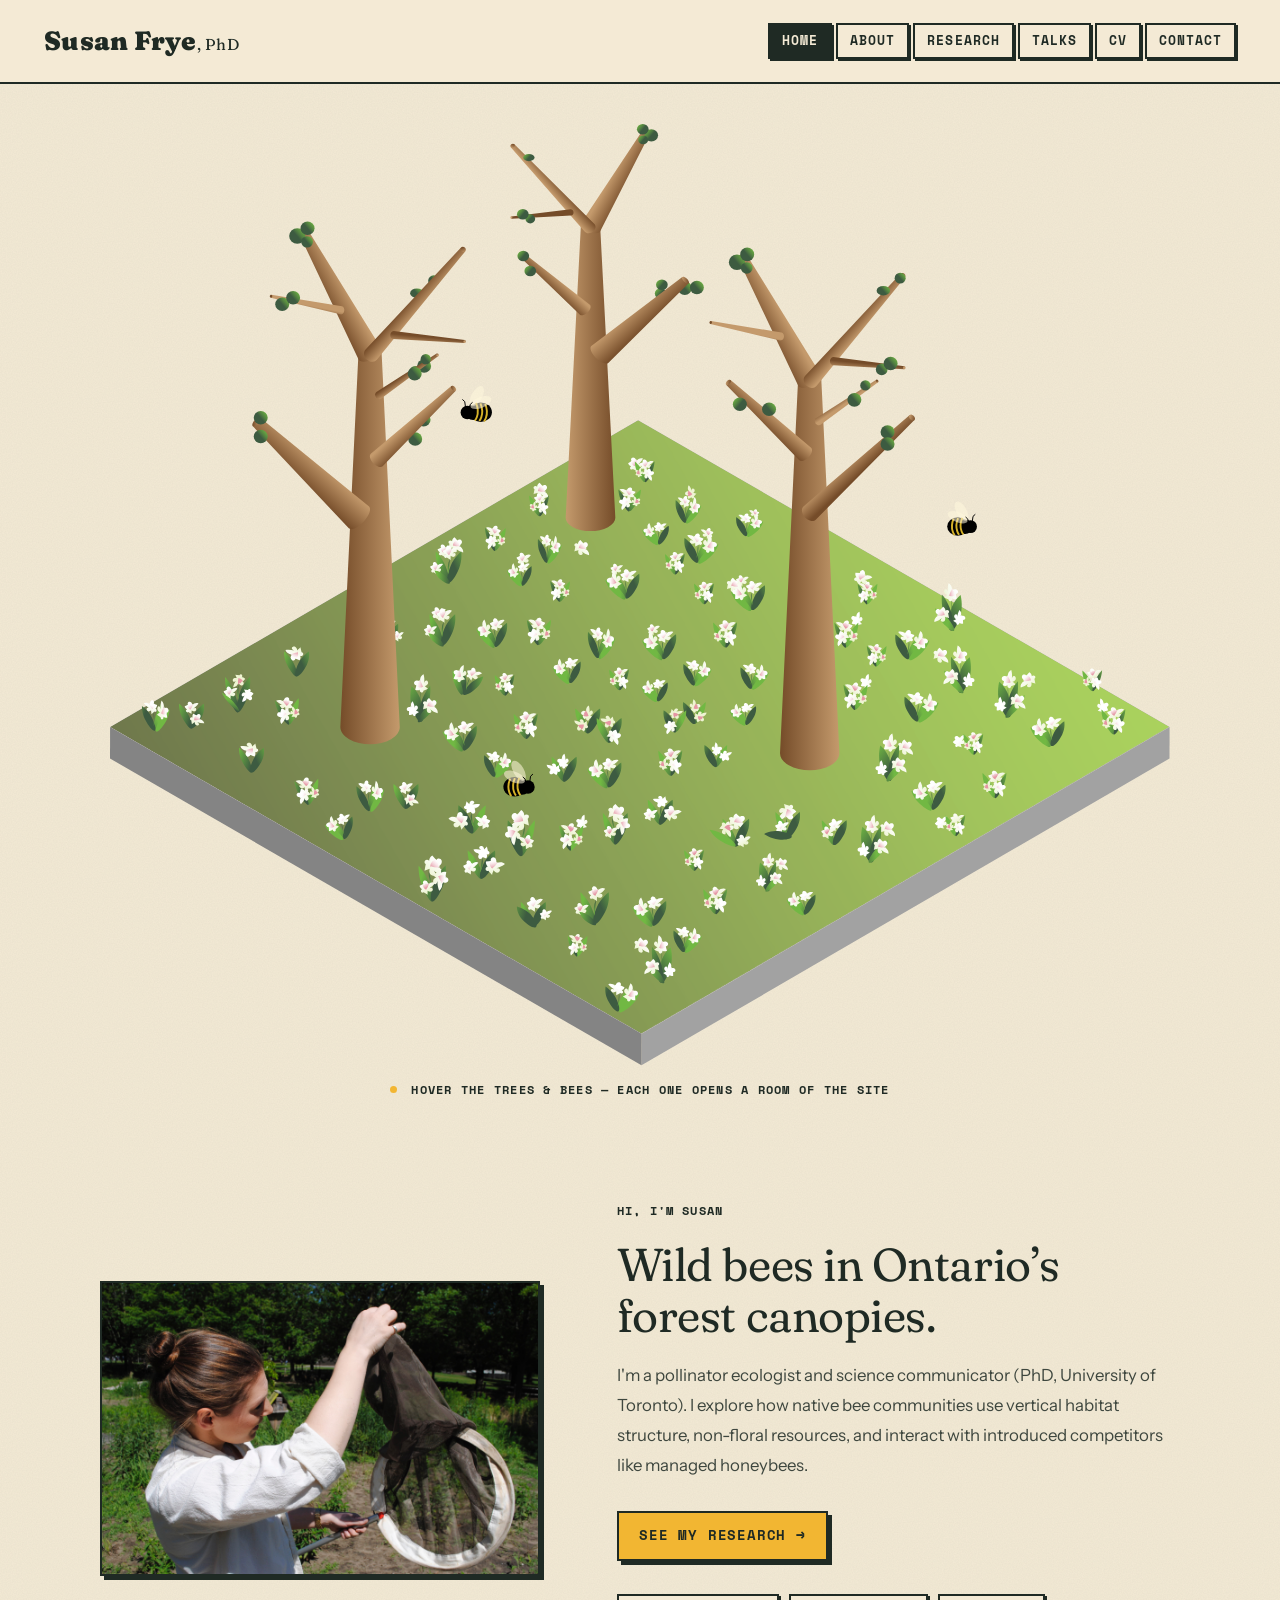
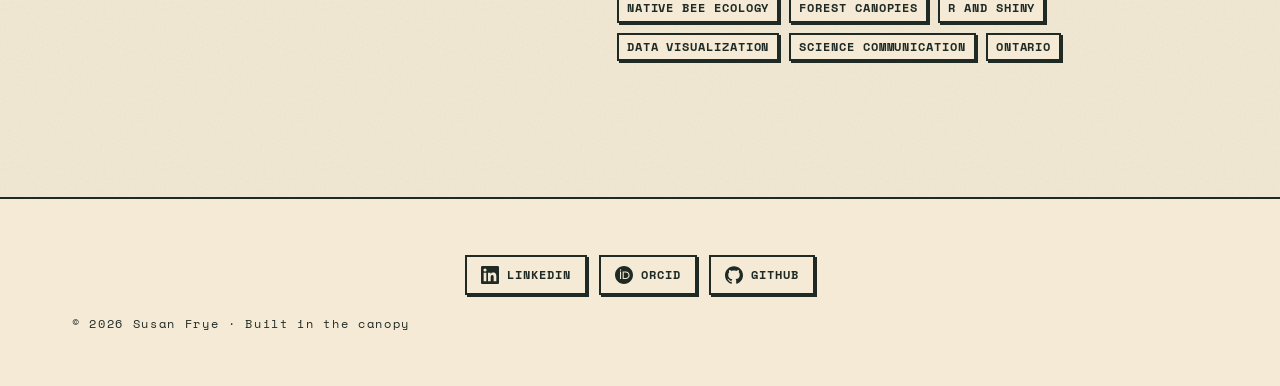
<file: index.html>
<!DOCTYPE html>
<html lang="en">
<head>
  <meta charset="UTF-8" />
  <meta name="viewport" content="width=device-width, initial-scale=1.0"/>
  <title>Susan Frye, PhD | Pollinator Ecologist</title>
  <meta name="description" content="Pollinator ecologist and science communicator. I study wild bees in forest canopies and turn ecological data into stories people can use." />
  <meta property="og:image" content="https://susanfrye.com/og-image.png" />
  <meta property="og:image:alt" content="Susan Frye, PhD. Pollinator ecologist and science communicator." />
  <meta name="twitter:card" content="summary_large_image" />
  <meta property="og:type" content="website" />
  <meta property="og:site_name" content="Susan Frye, PhD" />
  <meta property="og:title" content="Susan Frye, PhD | Pollinator Ecologist" />
  <meta property="og:description" content="Pollinator ecologist and science communicator. I study wild bees in forest canopies and turn ecological data into stories people can use." />
  <link rel="preconnect" href="https://fonts.googleapis.com">
  <link rel="preconnect" href="https://fonts.gstatic.com" crossorigin>
  <link href="https://fonts.googleapis.com/css2?family=Fraunces:ital,opsz,wght@0,9..144,400..900;1,9..144,400..900&family=Instrument+Sans:wght@400;500;600&family=Space+Mono:wght@400;700&display=swap" rel="stylesheet"/>
  <link rel="stylesheet" href="style.css?v=3"/>
    <link rel="icon" type="image/png" sizes="64x64" href="favicon.png?v=3" />
  <link rel="shortcut icon" href="favicon.ico?v=3" />
  <link rel="apple-touch-icon" href="apple-touch-icon.png?v=3" />
  <link rel="stylesheet" href="styles.css?v=12"/>
  <!-- GA4: replace G-L9WN2S92QM with your real ID from analytics.google.com -->
  <script async src="https://www.googletagmanager.com/gtag/js?id=G-L9WN2S92QM"></script>
  <script>window.dataLayer=window.dataLayer||[];function gtag(){dataLayer.push(arguments);}gtag('js',new Date());gtag('config','G-L9WN2S92QM');</script>
</head>
<body>

  <!-- ── Header ── -->
  <header>
    <a href="index.html" class="header-name">Susan Frye<span style="font-size:0.6em; font-weight:400; white-space:nowrap;">, PhD</span></a>
    <nav>
      <a href="index.html" class="nav-link active">Home</a>
      <a href="about.html" class="nav-link">About</a>
      <a href="research.html" class="nav-link">Research</a>
      <a href="talks.html" class="nav-link">Talks</a>
      <a href="cv.html" class="nav-link">CV</a>
      <a href="contact.html" class="nav-link">Contact</a>
    </nav>
  </header>

  <!-- ── Interactive meadow diorama ── -->
  <section id="scene">
    <div class="scene-frame">
      <div id="scene-container"><!-- illustration injected by script.js --></div>
      <div id="tooltip" class="tooltip hidden"></div>
    </div>
    <div class="scene-caption">
      <span class="pulse-dot"></span>
      Hover the trees &amp; bees — each one opens a room of the site
    </div>
  </section>

  <!-- ── About strip ── -->
  <section class="about-strip">
    <div class="about-inner">
      <div class="about-photo" data-reveal>
        <img src="photo.jpg" alt="Susan Frye holding an insect net during field work" onerror="this.style.display='none'"/>
      </div>
      <div class="about-text" data-reveal style="--d:.1s">
        <span class="eyebrow">Hi, I'm Susan</span>
        <h2>Wild bees in Ontario’s forest canopies.</h2>
        <p>I'm a pollinator ecologist and science communicator (PhD, University of Toronto). I
          explore how native bee communities use vertical habitat structure, non-floral
          resources, and interact with introduced competitors like managed honeybees.</p>
        <a href="research.html" class="btn-honey">See my research →</a>
        <div class="about-tags">
          <span>Native bee ecology</span>
          <span>Forest canopies</span>
          <span>R and Shiny</span>
          <span>Data visualization</span>
          <span>Science communication</span>
          <span>Ontario</span>
        </div>
      </div>
    </div>
  </section>

  <footer>
    <nav class="social-links" aria-label="Social and academic profiles">
      <a href="https://www.linkedin.com/in/susanmfrye/" target="_blank" rel="noopener">
        <svg viewBox="0 0 24 24" aria-hidden="true" focusable="false"><path d="M20.447 20.452h-3.554v-5.569c0-1.328-.027-3.037-1.852-3.037-1.853 0-2.136 1.445-2.136 2.939v5.667H9.351V9h3.414v1.561h.046c.477-.9 1.637-1.85 3.37-1.85 3.601 0 4.267 2.37 4.267 5.455v6.286zM5.337 7.433a2.062 2.062 0 01-2.063-2.065 2.064 2.064 0 112.063 2.065zm1.782 13.019H3.555V9h3.564v11.452zM22.225 0H1.771C.792 0 0 .774 0 1.729v20.542C0 23.227.792 24 1.771 24h20.451C23.2 24 24 23.227 24 22.271V1.729C24 .774 23.2 0 22.222 0h.003z"/></svg>
      <span class="social-label">LinkedIn</span></a>
      <a href="https://orcid.org/0000-0001-6881-6821" target="_blank" rel="noopener">
        <svg viewBox="0 0 24 24" aria-hidden="true" focusable="false"><path d="M12 0C5.372 0 0 5.372 0 12s5.372 12 12 12 12-5.372 12-12S18.628 0 12 0zM7.369 4.378c.525 0 .947.431.947.947 0 .525-.422.947-.947.947a.95.95 0 0 1-.947-.947c0-.516.422-.947.947-.947zm-.722 3.038h1.444v10.041H6.647V7.416zm3.562 0h3.9c3.712 0 5.344 2.653 5.344 5.025 0 2.578-2.016 5.025-5.325 5.025h-3.919V7.416zm1.444 1.303v7.444h2.297c3.272 0 4.022-2.484 4.022-3.722 0-2.016-1.284-3.722-4.097-3.722h-2.222z"/></svg>
      <span class="social-label">ORCID</span></a>
      <a href="https://github.com/susanfrye" target="_blank" rel="noopener">
        <svg viewBox="0 0 24 24" aria-hidden="true" focusable="false"><path d="M12 .297c-6.63 0-12 5.373-12 12 0 5.303 3.438 9.8 8.205 11.385.6.113.82-.258.82-.577 0-.285-.01-1.04-.015-2.04-3.338.724-4.042-1.61-4.042-1.61C4.422 18.07 3.633 17.7 3.633 17.7c-1.087-.744.084-.729.084-.729 1.205.084 1.838 1.236 1.838 1.236 1.07 1.835 2.809 1.305 3.495.998.108-.776.417-1.305.76-1.605-2.665-.3-5.466-1.332-5.466-5.93 0-1.31.465-2.38 1.235-3.22-.135-.303-.54-1.523.105-3.176 0 0 1.005-.322 3.3 1.23.96-.267 1.98-.399 3-.405 1.02.006 2.04.138 3 .405 2.28-1.552 3.285-1.23 3.285-1.23.645 1.653.24 2.873.12 3.176.765.84 1.23 1.91 1.23 3.22 0 4.61-2.805 5.625-5.475 5.92.42.36.81 1.096.81 2.22 0 1.606-.015 2.896-.015 3.286 0 .315.21.69.825.57C20.565 22.092 24 17.592 24 12.297c0-6.627-5.373-12-12-12"/></svg>
      <span class="social-label">GitHub</span></a>
    </nav>
    <p>© 2026 Susan Frye · Built in the canopy</p>
  </footer>

  <script src="script.js?v=3"></script>
</body>
</html>
</file>
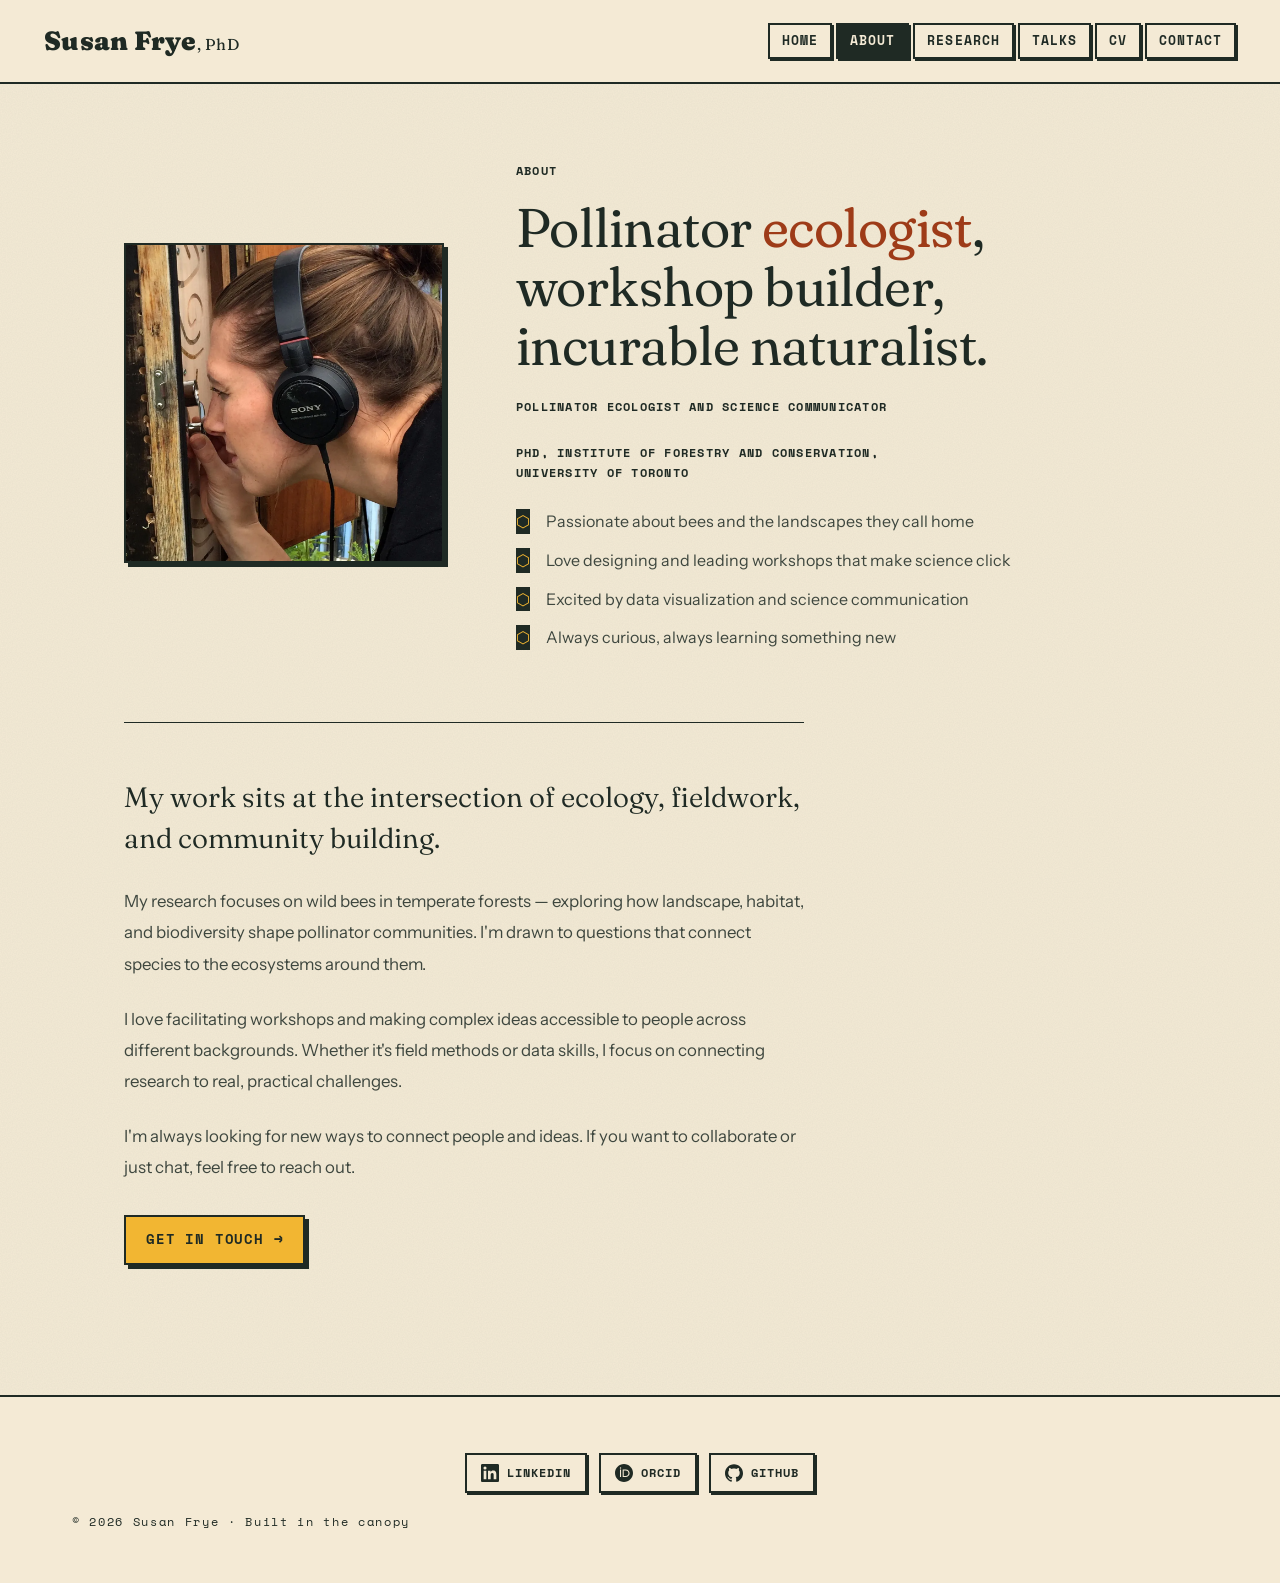
<file: about.html>
<!DOCTYPE html>
<html lang="en">
<head>
  <meta charset="UTF-8" />
  <meta name="viewport" content="width=device-width, initial-scale=1.0"/>
  <title>About — Susan Frye, PhD | Pollinator Ecologist</title>
  <meta name="description" content="About Dr. Susan Frye. Pollinator ecologist and science communicator. I study wild bees in forest canopies and turn ecological data into stories people can use." />
  <meta property="og:image" content="https://susanfrye.com/og-image.png" />
  <meta property="og:image:alt" content="Susan Frye, PhD. Pollinator ecologist and science communicator." />
  <meta name="twitter:card" content="summary_large_image" />
  <meta property="og:type" content="website" />
  <meta property="og:site_name" content="Susan Frye, PhD" />
  <meta property="og:title" content="About — Susan Frye, PhD | Pollinator Ecologist" />
  <meta property="og:description" content="About Dr. Susan Frye. Pollinator ecologist and science communicator. I study wild bees in forest canopies and turn ecological data into stories people can use." />
  <link rel="preconnect" href="https://fonts.googleapis.com">
  <link rel="preconnect" href="https://fonts.gstatic.com" crossorigin>
  <link href="https://fonts.googleapis.com/css2?family=Fraunces:ital,opsz,wght@0,9..144,400..900;1,9..144,400..900&family=Instrument+Sans:wght@400;500;600&family=Space+Mono:wght@400;700&display=swap" rel="stylesheet"/>
  <link rel="stylesheet" href="style.css?v=3"/>
    <link rel="icon" type="image/png" sizes="64x64" href="favicon.png?v=3" />
  <link rel="shortcut icon" href="favicon.ico?v=3" />
  <link rel="apple-touch-icon" href="apple-touch-icon.png?v=3" />
  <link rel="stylesheet" href="styles.css?v=12"/>
  <!-- GA4: replace G-L9WN2S92QM with your real ID from analytics.google.com -->
  <script async src="https://www.googletagmanager.com/gtag/js?id=G-L9WN2S92QM"></script>
  <script>window.dataLayer=window.dataLayer||[];function gtag(){dataLayer.push(arguments);}gtag('js',new Date());gtag('config','G-L9WN2S92QM');</script>
</head>
<body>

  <!-- ── Header ── -->
  <header>
    <a href="index.html" class="header-name">Susan Frye<span style="font-size:0.6em; font-weight:400; white-space:nowrap;">, PhD</span></a>
    <nav>
      <a href="index.html" class="nav-link">Home</a>
      <a href="about.html" class="nav-link active">About</a>
      <a href="research.html" class="nav-link">Research</a>
      <a href="talks.html" class="nav-link">Talks</a>
      <a href="cv.html" class="nav-link">CV</a>
      <a href="contact.html" class="nav-link">Contact</a>
    </nav>
  </header>

  <section class="page-section">
    <div class="about-page-grid">
      <div class="portrait" data-reveal>
        <img src="headshot.png" alt="Portrait of Susan Frye" onerror="this.style.display='none'"/>
      </div>
      <div data-reveal style="--d:.1s">
        <span class="eyebrow">About</span>
        <h1 class="section-title" style="margin-top:16px">Pollinator <em>ecologist</em>, workshop builder, incurable naturalist.</h1>
        <p class="about-role">Pollinator ecologist and science communicator</p>
        <p class="about-role" style="margin-top:6px">PhD, Institute of Forestry and Conservation, University of Toronto</p>
        <ul class="about-bullets">
          <li>Passionate about bees and the landscapes they call home</li>
          <li>Love designing and leading workshops that make science click</li>
          <li>Excited by data visualization and science communication</li>
          <li>Always curious, always learning something new</li>
        </ul>
      </div>
    </div>

    <div class="about-prose" data-reveal>
      <p>My work sits at the intersection of ecology, fieldwork, and community building.</p>

      <p>My research focuses on wild bees in temperate forests — exploring how landscape, habitat,
        and biodiversity shape pollinator communities. I'm drawn to questions that connect species
        to the ecosystems around them.</p>

      <p>I love facilitating workshops and making complex ideas accessible to people across
        different backgrounds. Whether it's field methods or data skills, I focus on connecting
        research to real, practical challenges.</p>

      <p>I'm always looking for new ways to connect people and ideas. If you want to collaborate or
        just chat, feel free to reach out.</p>

      <a href="contact.html" class="btn-honey">Get in touch →</a>
    </div>
  </section>

  <footer>
    <nav class="social-links" aria-label="Social and academic profiles">
      <a href="https://www.linkedin.com/in/susanmfrye/" target="_blank" rel="noopener">
        <svg viewBox="0 0 24 24" aria-hidden="true" focusable="false"><path d="M20.447 20.452h-3.554v-5.569c0-1.328-.027-3.037-1.852-3.037-1.853 0-2.136 1.445-2.136 2.939v5.667H9.351V9h3.414v1.561h.046c.477-.9 1.637-1.85 3.37-1.85 3.601 0 4.267 2.37 4.267 5.455v6.286zM5.337 7.433a2.062 2.062 0 01-2.063-2.065 2.064 2.064 0 112.063 2.065zm1.782 13.019H3.555V9h3.564v11.452zM22.225 0H1.771C.792 0 0 .774 0 1.729v20.542C0 23.227.792 24 1.771 24h20.451C23.2 24 24 23.227 24 22.271V1.729C24 .774 23.2 0 22.222 0h.003z"/></svg>
      <span class="social-label">LinkedIn</span></a>
      <a href="https://orcid.org/0000-0001-6881-6821" target="_blank" rel="noopener">
        <svg viewBox="0 0 24 24" aria-hidden="true" focusable="false"><path d="M12 0C5.372 0 0 5.372 0 12s5.372 12 12 12 12-5.372 12-12S18.628 0 12 0zM7.369 4.378c.525 0 .947.431.947.947 0 .525-.422.947-.947.947a.95.95 0 0 1-.947-.947c0-.516.422-.947.947-.947zm-.722 3.038h1.444v10.041H6.647V7.416zm3.562 0h3.9c3.712 0 5.344 2.653 5.344 5.025 0 2.578-2.016 5.025-5.325 5.025h-3.919V7.416zm1.444 1.303v7.444h2.297c3.272 0 4.022-2.484 4.022-3.722 0-2.016-1.284-3.722-4.097-3.722h-2.222z"/></svg>
      <span class="social-label">ORCID</span></a>
      <a href="https://github.com/susanfrye" target="_blank" rel="noopener">
        <svg viewBox="0 0 24 24" aria-hidden="true" focusable="false"><path d="M12 .297c-6.63 0-12 5.373-12 12 0 5.303 3.438 9.8 8.205 11.385.6.113.82-.258.82-.577 0-.285-.01-1.04-.015-2.04-3.338.724-4.042-1.61-4.042-1.61C4.422 18.07 3.633 17.7 3.633 17.7c-1.087-.744.084-.729.084-.729 1.205.084 1.838 1.236 1.838 1.236 1.07 1.835 2.809 1.305 3.495.998.108-.776.417-1.305.76-1.605-2.665-.3-5.466-1.332-5.466-5.93 0-1.31.465-2.38 1.235-3.22-.135-.303-.54-1.523.105-3.176 0 0 1.005-.322 3.3 1.23.96-.267 1.98-.399 3-.405 1.02.006 2.04.138 3 .405 2.28-1.552 3.285-1.23 3.285-1.23.645 1.653.24 2.873.12 3.176.765.84 1.23 1.91 1.23 3.22 0 4.61-2.805 5.625-5.475 5.92.42.36.81 1.096.81 2.22 0 1.606-.015 2.896-.015 3.286 0 .315.21.69.825.57C20.565 22.092 24 17.592 24 12.297c0-6.627-5.373-12-12-12"/></svg>
      <span class="social-label">GitHub</span></a>
    </nav>
    <p>© 2026 Susan Frye · Built in the canopy</p>
  </footer>

</body>
</html>
</file>
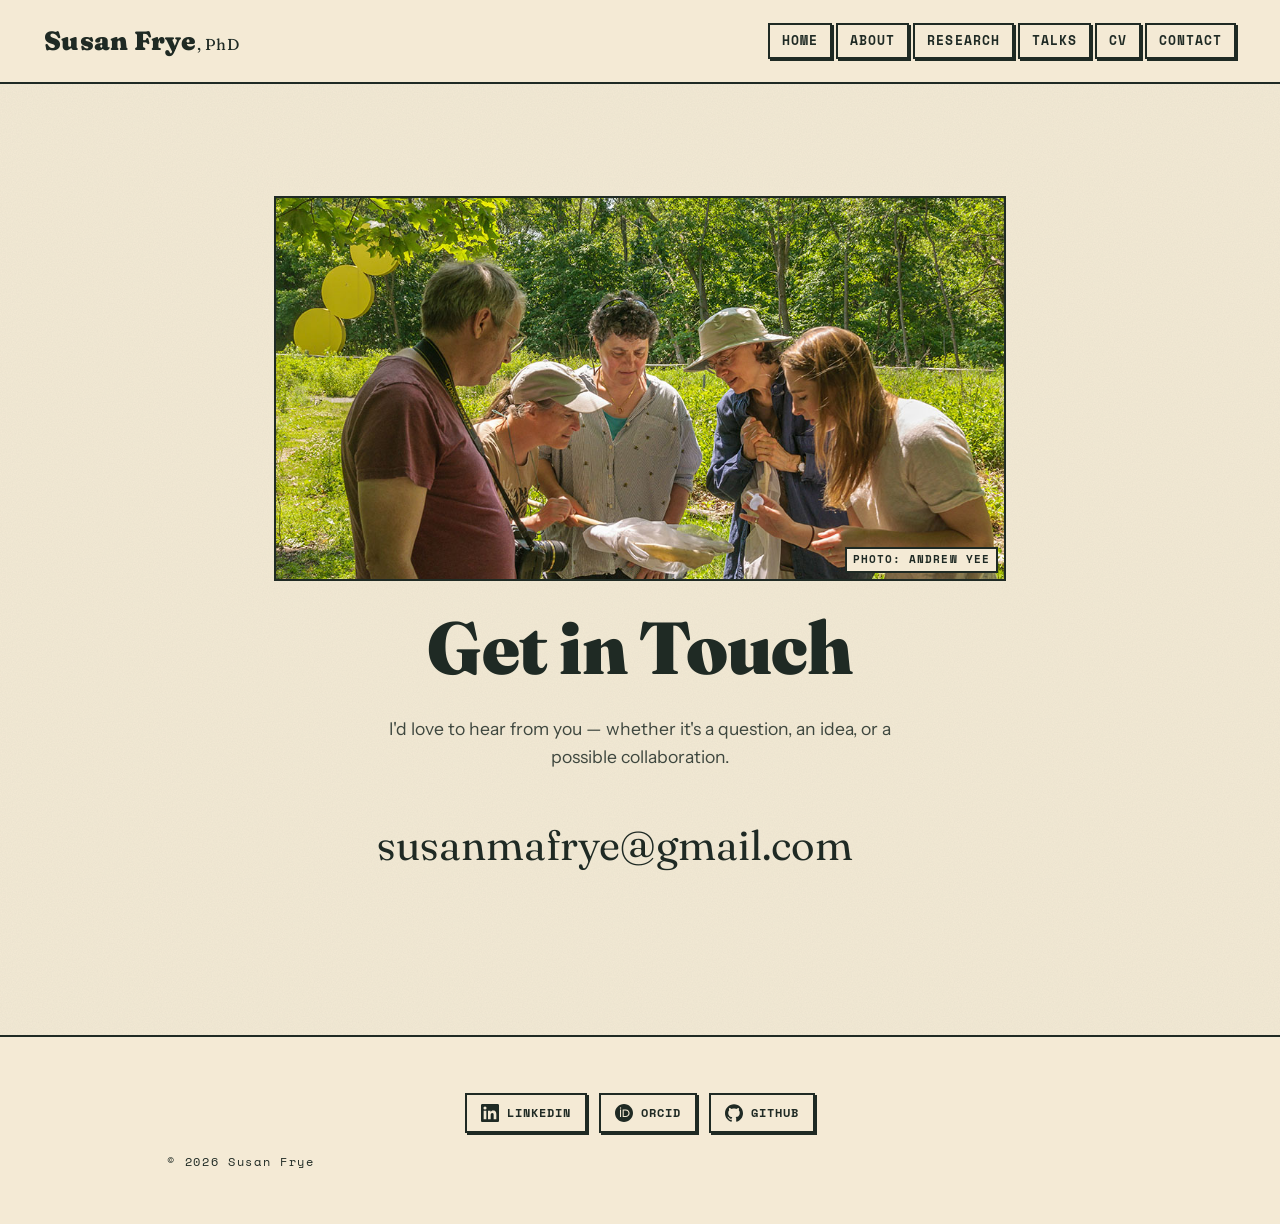
<file: contact.html>
<!DOCTYPE html>
<html lang="en">
<head>
  <meta charset="UTF-8" />
  <meta name="viewport" content="width=device-width, initial-scale=1.0"/>
  <title>Contact — Susan Frye, PhD | Pollinator Ecologist</title>
  <meta name="description" content="Get in touch with Susan Frye, pollinator ecologist and science communicator, about research collaborations, talks and workshops." />
  <meta property="og:image" content="https://susanfrye.com/og-image.png" />
  <meta property="og:image:alt" content="Susan Frye, PhD. Pollinator ecologist and science communicator." />
  <meta name="twitter:card" content="summary_large_image" />
  <meta property="og:type" content="website" />
  <meta property="og:site_name" content="Susan Frye, PhD" />
  <meta property="og:title" content="Contact — Susan Frye, PhD | Pollinator Ecologist" />
  <meta property="og:description" content="Get in touch with Susan Frye, pollinator ecologist and science communicator, about research collaborations, talks and workshops." />
  <link href="https://fonts.googleapis.com/css2?family=Fraunces:ital,opsz,wght@0,9..144,400..900;1,9..144,400..900&family=Instrument+Sans:wght@400;500;600&family=Space+Mono:wght@400;700&display=swap" rel="stylesheet"/>
  <link rel="stylesheet" href="style.css"/>
    <link rel="icon" type="image/png" sizes="64x64" href="favicon.png?v=3" />
  <link rel="shortcut icon" href="favicon.ico?v=3" />
  <link rel="apple-touch-icon" href="apple-touch-icon.png?v=3" />
  <link rel="stylesheet" href="styles.css?v=12"/>
  <!-- GA4: replace G-L9WN2S92QM with your real ID from analytics.google.com -->
  <script async src="https://www.googletagmanager.com/gtag/js?id=G-L9WN2S92QM"></script>
  <script>window.dataLayer=window.dataLayer||[];function gtag(){dataLayer.push(arguments);}gtag('js',new Date());gtag('config','G-L9WN2S92QM');</script>
</head>
<body>

  <!-- ── Header ── -->
  <header>
    <a href="index.html" class="header-name">Susan Frye<span style="font-size:0.6em; font-weight:400; white-space:nowrap;">, PhD</span></a>
    <nav>
      <a href="index.html" class="nav-link">Home</a>
      <a href="about.html" class="nav-link">About</a>
      <a href="research.html" class="nav-link">Research</a>
      <a href="talks.html" class="nav-link">Talks</a>
      <a href="cv.html" class="nav-link">CV</a>
      <a href="contact.html" class="nav-link">Contact</a>
    </nav>
  </header>

  <!-- ── Contact ── -->
  <section class="contact-section">
    <div class="contact-photo">
      <img src="BeeClubMeet20190622_sm2.jpg" alt="Susan Frye and Wild Bee Club members examining a bee nest together outdoors"/>
      <span class="photo-credit">Photo: Andrew Yee</span>
    </div>

    <h1 class="contact-title">Get in Touch</h1>
    <p class="contact-subtitle">I'd love to hear from you — whether it's a question, an idea, or a possible collaboration.</p>

    <p class="contact-email">
      <a href="mailto:susanmafrye@gmail.com">susanmafrye@gmail.com</a>
    </p>
  </section>

  <footer>
    <nav class="social-links" aria-label="Social and academic profiles">
      <a href="https://www.linkedin.com/in/susanmfrye/" target="_blank" rel="noopener">
        <svg viewBox="0 0 24 24" aria-hidden="true" focusable="false"><path d="M20.447 20.452h-3.554v-5.569c0-1.328-.027-3.037-1.852-3.037-1.853 0-2.136 1.445-2.136 2.939v5.667H9.351V9h3.414v1.561h.046c.477-.9 1.637-1.85 3.37-1.85 3.601 0 4.267 2.37 4.267 5.455v6.286zM5.337 7.433a2.062 2.062 0 01-2.063-2.065 2.064 2.064 0 112.063 2.065zm1.782 13.019H3.555V9h3.564v11.452zM22.225 0H1.771C.792 0 0 .774 0 1.729v20.542C0 23.227.792 24 1.771 24h20.451C23.2 24 24 23.227 24 22.271V1.729C24 .774 23.2 0 22.222 0h.003z"/></svg>
      <span class="social-label">LinkedIn</span></a>
      <a href="https://orcid.org/0000-0001-6881-6821" target="_blank" rel="noopener">
        <svg viewBox="0 0 24 24" aria-hidden="true" focusable="false"><path d="M12 0C5.372 0 0 5.372 0 12s5.372 12 12 12 12-5.372 12-12S18.628 0 12 0zM7.369 4.378c.525 0 .947.431.947.947 0 .525-.422.947-.947.947a.95.95 0 0 1-.947-.947c0-.516.422-.947.947-.947zm-.722 3.038h1.444v10.041H6.647V7.416zm3.562 0h3.9c3.712 0 5.344 2.653 5.344 5.025 0 2.578-2.016 5.025-5.325 5.025h-3.919V7.416zm1.444 1.303v7.444h2.297c3.272 0 4.022-2.484 4.022-3.722 0-2.016-1.284-3.722-4.097-3.722h-2.222z"/></svg>
      <span class="social-label">ORCID</span></a>
      <a href="https://github.com/susanfrye" target="_blank" rel="noopener">
        <svg viewBox="0 0 24 24" aria-hidden="true" focusable="false"><path d="M12 .297c-6.63 0-12 5.373-12 12 0 5.303 3.438 9.8 8.205 11.385.6.113.82-.258.82-.577 0-.285-.01-1.04-.015-2.04-3.338.724-4.042-1.61-4.042-1.61C4.422 18.07 3.633 17.7 3.633 17.7c-1.087-.744.084-.729.084-.729 1.205.084 1.838 1.236 1.838 1.236 1.07 1.835 2.809 1.305 3.495.998.108-.776.417-1.305.76-1.605-2.665-.3-5.466-1.332-5.466-5.93 0-1.31.465-2.38 1.235-3.22-.135-.303-.54-1.523.105-3.176 0 0 1.005-.322 3.3 1.23.96-.267 1.98-.399 3-.405 1.02.006 2.04.138 3 .405 2.28-1.552 3.285-1.23 3.285-1.23.645 1.653.24 2.873.12 3.176.765.84 1.23 1.91 1.23 3.22 0 4.61-2.805 5.625-5.475 5.92.42.36.81 1.096.81 2.22 0 1.606-.015 2.896-.015 3.286 0 .315.21.69.825.57C20.565 22.092 24 17.592 24 12.297c0-6.627-5.373-12-12-12"/></svg>
      <span class="social-label">GitHub</span></a>
    </nav>
    <p>© 2026 Susan Frye</p>
  </footer>

  <script src="ripple.js"></script>

</body>
</html>
</file>
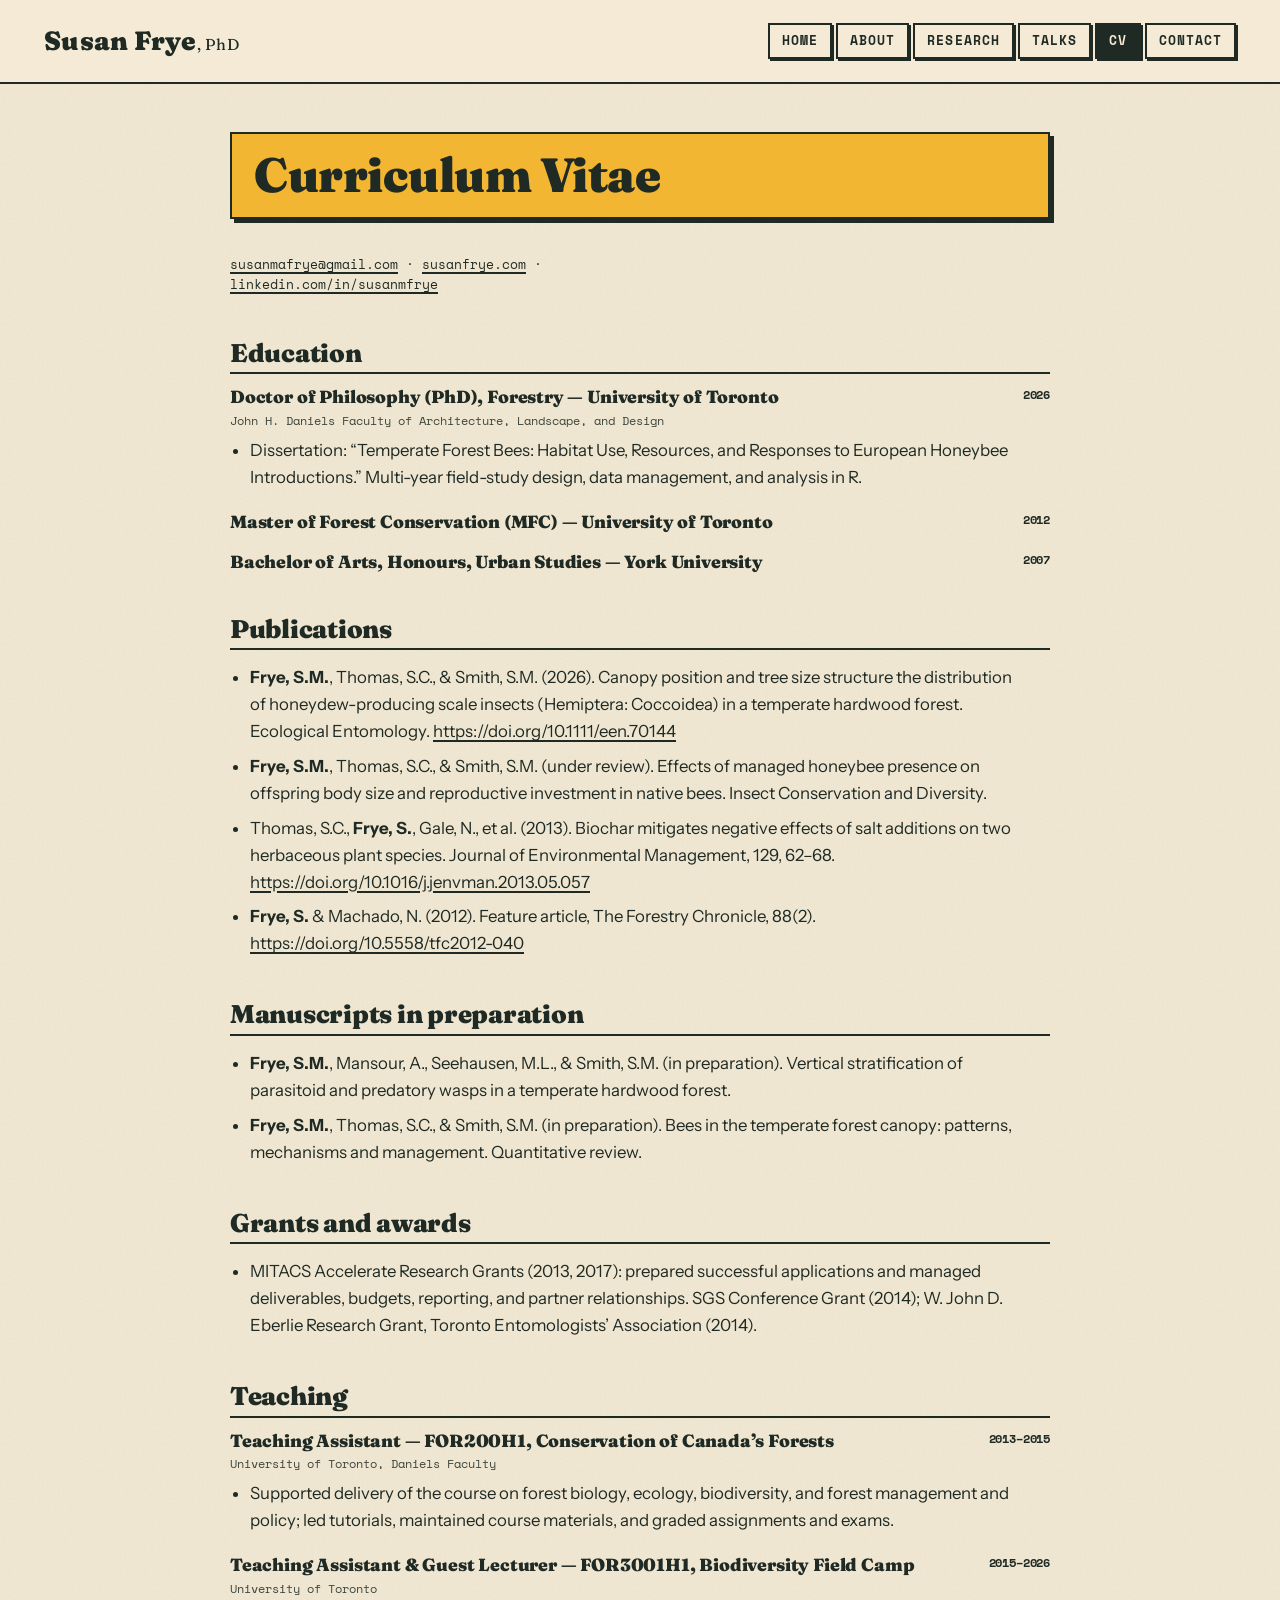
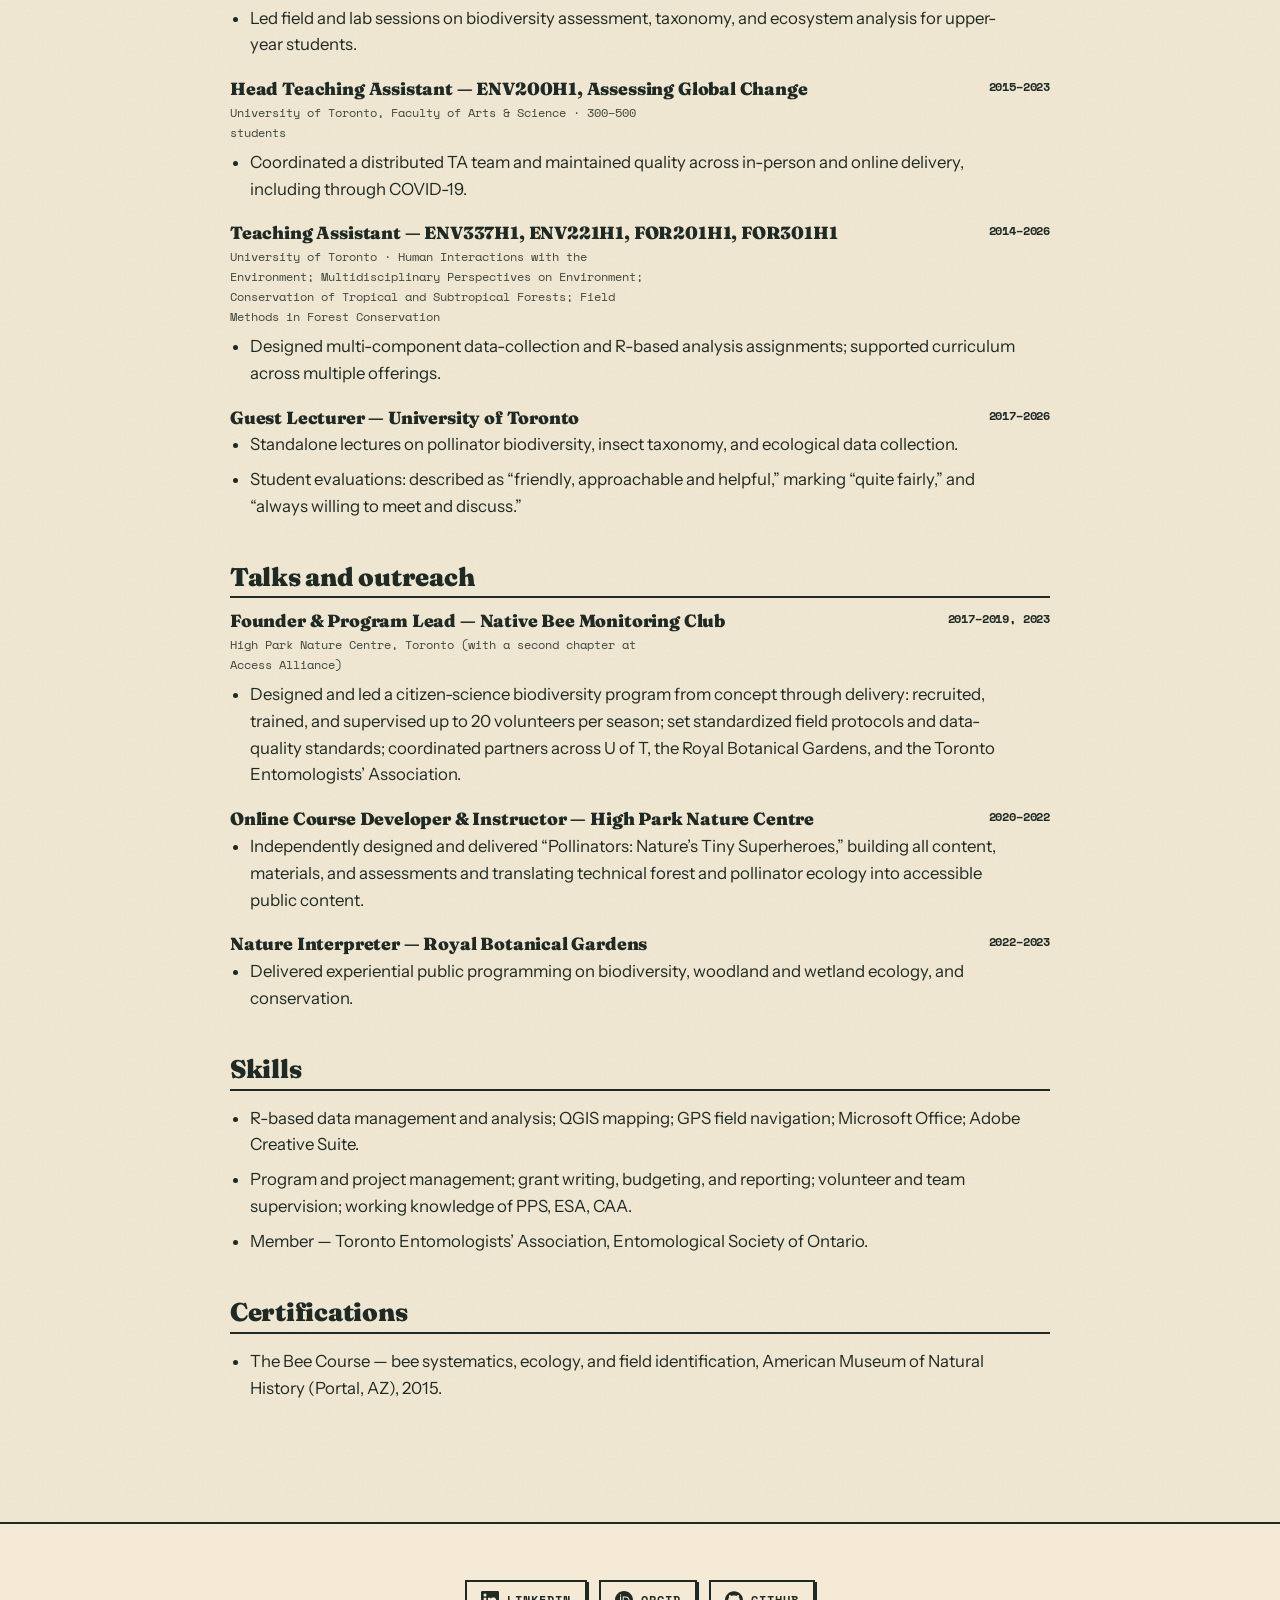
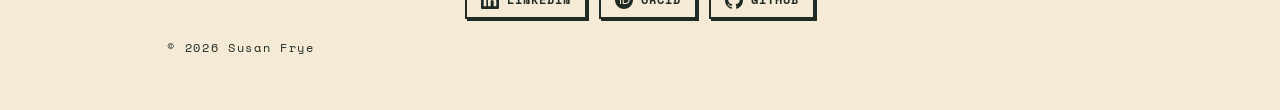
<file: cv.html>
<!DOCTYPE html>
<html lang="en">
<head>
  <meta charset="UTF-8" />
  <meta name="viewport" content="width=device-width, initial-scale=1.0"/>
  <title>CV — Susan Frye, PhD | Pollinator Ecologist</title>
  <meta name="description" content="Curriculum vitae of Susan Frye, PhD: education, publications, teaching, outreach and skills. Pollinator ecologist and science communicator." />
  <meta property="og:image" content="https://susanfrye.com/og-image.png" />
  <meta property="og:image:alt" content="Susan Frye, PhD. Pollinator ecologist and science communicator." />
  <meta name="twitter:card" content="summary_large_image" />
  <meta property="og:type" content="website" />
  <meta property="og:site_name" content="Susan Frye, PhD" />
  <meta property="og:title" content="CV — Susan Frye, PhD | Pollinator Ecologist" />
  <meta property="og:description" content="Curriculum vitae of Susan Frye, PhD: education, publications, teaching, outreach and skills. Pollinator ecologist and science communicator." />
  <link href="https://fonts.googleapis.com/css2?family=Fraunces:ital,opsz,wght@0,9..144,400..900;1,9..144,400..900&family=Instrument+Sans:wght@400;500;600&family=Space+Mono:wght@400;700&display=swap" rel="stylesheet"/>
  <link rel="stylesheet" href="style.css"/>
    <link rel="icon" type="image/png" sizes="64x64" href="favicon.png?v=3" />
  <link rel="shortcut icon" href="favicon.ico?v=3" />
  <link rel="apple-touch-icon" href="apple-touch-icon.png?v=3" />
  <link rel="stylesheet" href="styles.css?v=12"/>
  <!-- GA4: replace G-L9WN2S92QM with your real ID from analytics.google.com -->
  <script async src="https://www.googletagmanager.com/gtag/js?id=G-L9WN2S92QM"></script>
  <script>window.dataLayer=window.dataLayer||[];function gtag(){dataLayer.push(arguments);}gtag('js',new Date());gtag('config','G-L9WN2S92QM');</script>
</head>
<body>

  <!-- ── Header ── -->
  <header>
    <a href="index.html" class="header-name">Susan Frye<span style="font-size:0.6em; font-weight:400; white-space:nowrap;">, PhD</span></a>
    <nav>
      <a href="index.html" class="nav-link">Home</a>
      <a href="about.html" class="nav-link">About</a>
      <a href="research.html" class="nav-link">Research</a>
      <a href="talks.html" class="nav-link">Talks</a>
      <a href="cv.html" class="nav-link active">CV</a>
      <a href="contact.html" class="nav-link">Contact</a>
    </nav>
  </header>

  <!-- ── CV ── -->
  <section class="explorer-section cv">
    <div class="research-banner"><h2 class="explorer-title">Curriculum Vitae</h2></div>
    <p class="cv-contact"><a href="mailto:susanmafrye@gmail.com">susanmafrye@gmail.com</a> · <a href="https://susanfrye.com">susanfrye.com</a> · <a href="https://linkedin.com/in/susanmfrye">linkedin.com/in/susanmfrye</a></p>
    <!-- TODO: restore once files/Susan_Frye_CV.pdf is replaced with a corrected CV
    <p><a class="btn-honey" href="files/Susan_Frye_CV.pdf" download>Download PDF ↓</a></p> -->

    <h2 class="cv-h">Education</h2>
      <article class="cv-item">
        <h3>Doctor of Philosophy (PhD), Forestry — University of Toronto <span class="cv-when">2026</span></h3>
        <p class="cv-org">John H. Daniels Faculty of Architecture, Landscape, and Design</p>
        <ul>
          <li>Dissertation: “Temperate Forest Bees: Habitat Use, Resources, and Responses to European Honeybee Introductions.” Multi-year field-study design, data management, and analysis in R.</li>
        </ul>
      </article>
      <article class="cv-item"><h3>Master of Forest Conservation (MFC) — University of Toronto <span class="cv-when">2012</span></h3></article>
      <article class="cv-item"><h3>Bachelor of Arts, Honours, Urban Studies — York University <span class="cv-when">2007</span></h3></article>

    <h2 class="cv-h">Publications</h2>
    <ul class="cv-pubs">
      <li><strong>Frye, S.M.</strong>, Thomas, S.C., &amp; Smith, S.M. (2026). Canopy position and tree size structure the distribution of honeydew-producing scale insects (Hemiptera: Coccoidea) in a temperate hardwood forest. <em>Ecological Entomology</em>. <a href="https://doi.org/10.1111/een.70144">https://doi.org/10.1111/een.70144</a></li>
      <li><strong>Frye, S.M.</strong>, Thomas, S.C., &amp; Smith, S.M. (under review). Effects of managed honeybee presence on offspring body size and reproductive investment in native bees. <em>Insect Conservation and Diversity</em>.</li>
      <li>Thomas, S.C., <strong>Frye, S.</strong>, Gale, N., et al. (2013). Biochar mitigates negative effects of salt additions on two herbaceous plant species. <em>Journal of Environmental Management</em>, 129, 62–68. <a href="https://doi.org/10.1016/j.jenvman.2013.05.057">https://doi.org/10.1016/j.jenvman.2013.05.057</a></li>
      <li><strong>Frye, S.</strong> &amp; Machado, N. (2012). Feature article, <em>The Forestry Chronicle</em>, 88(2). <a href="https://doi.org/10.5558/tfc2012-040">https://doi.org/10.5558/tfc2012-040</a></li>
    </ul>

    <h2 class="cv-h">Manuscripts in preparation</h2>
    <ul class="cv-pubs">
      <li><strong>Frye, S.M.</strong>, Mansour, A., Seehausen, M.L., &amp; Smith, S.M. (in preparation). Vertical stratification of parasitoid and predatory wasps in a temperate hardwood forest.</li>
      <li><strong>Frye, S.M.</strong>, Thomas, S.C., &amp; Smith, S.M. (in preparation). Bees in the temperate forest canopy: patterns, mechanisms and management. Quantitative review.</li>
    </ul>

    <h2 class="cv-h">Grants and awards</h2>
    <ul class="cv-pubs"><li>MITACS Accelerate Research Grants (2013, 2017): prepared successful applications and managed deliverables, budgets, reporting, and partner relationships. SGS Conference Grant (2014); W. John D. Eberlie Research Grant, Toronto Entomologists’ Association (2014).</li></ul>

    <h2 class="cv-h">Teaching</h2>
      <article class="cv-item">
        <h3>Teaching Assistant — FOR200H1, Conservation of Canada’s Forests <span class="cv-when">2013–2015</span></h3>
        <p class="cv-org">University of Toronto, Daniels Faculty</p>
        <ul>
          <li>Supported delivery of the course on forest biology, ecology, biodiversity, and forest management and policy; led tutorials, maintained course materials, and graded assignments and exams.</li>
        </ul>
      </article>
      <article class="cv-item">
        <h3>Teaching Assistant &amp; Guest Lecturer — FOR3001H1, Biodiversity Field Camp <span class="cv-when">2015–2026</span></h3>
        <p class="cv-org">University of Toronto</p>
        <ul>
          <li>Led field and lab sessions on biodiversity assessment, taxonomy, and ecosystem analysis for upper-year students.</li>
        </ul>
      </article>
      <article class="cv-item">
        <h3>Head Teaching Assistant — ENV200H1, Assessing Global Change <span class="cv-when">2015–2023</span></h3>
        <p class="cv-org">University of Toronto, Faculty of Arts &amp; Science · 300–500 students</p>
        <ul>
          <li>Coordinated a distributed TA team and maintained quality across in-person and online delivery, including through COVID-19.</li>
        </ul>
      </article>
      <article class="cv-item">
        <h3>Teaching Assistant — ENV337H1, ENV221H1, FOR201H1, FOR301H1 <span class="cv-when">2014–2026</span></h3>
        <p class="cv-org">University of Toronto · Human Interactions with the Environment; Multidisciplinary Perspectives on Environment; Conservation of Tropical and Subtropical Forests; Field Methods in Forest Conservation</p>
        <ul>
          <li>Designed multi-component data-collection and R-based analysis assignments; supported curriculum across multiple offerings.</li>
        </ul>
      </article>
      <article class="cv-item">
        <h3>Guest Lecturer — University of Toronto <span class="cv-when">2017–2026</span></h3>
        <ul>
          <li>Standalone lectures on pollinator biodiversity, insect taxonomy, and ecological data collection.</li>
          <li>Student evaluations: described as “friendly, approachable and helpful,” marking “quite fairly,” and “always willing to meet and discuss.”</li>
        </ul>
      </article>

    <h2 class="cv-h">Talks and outreach</h2>
      <article class="cv-item">
        <h3>Founder &amp; Program Lead — Native Bee Monitoring Club <span class="cv-when">2017–2019, 2023</span></h3>
        <p class="cv-org">High Park Nature Centre, Toronto (with a second chapter at Access Alliance)</p>
        <ul>
          <li>Designed and led a citizen-science biodiversity program from concept through delivery: recruited, trained, and supervised up to 20 volunteers per season; set standardized field protocols and data-quality standards; coordinated partners across U of T, the Royal Botanical Gardens, and the Toronto Entomologists’ Association.</li>
        </ul>
      </article>
      <article class="cv-item">
        <h3>Online Course Developer &amp; Instructor — High Park Nature Centre <span class="cv-when">2020–2022</span></h3>
                <ul>
          <li>Independently designed and delivered “Pollinators: Nature’s Tiny Superheroes,” building all content, materials, and assessments and translating technical forest and pollinator ecology into accessible public content.</li>
        </ul>
      </article>
      <article class="cv-item">
        <h3>Nature Interpreter — Royal Botanical Gardens <span class="cv-when">2022–2023</span></h3>
                <ul>
          <li>Delivered experiential public programming on biodiversity, woodland and wetland ecology, and conservation.</li>
        </ul>
      </article>

    <h2 class="cv-h">Skills</h2>
    <ul class="cv-pubs">
      <li>R-based data management and analysis; QGIS mapping; GPS field navigation; Microsoft Office; Adobe Creative Suite.</li>
      <li>Program and project management; grant writing, budgeting, and reporting; volunteer and team supervision; working knowledge of PPS, ESA, CAA.</li>
      <li>Member — Toronto Entomologists’ Association, Entomological Society of Ontario.</li>
    </ul>

    <h2 class="cv-h">Certifications</h2>
    <ul class="cv-pubs">
      <li>The Bee Course — bee systematics, ecology, and field identification, American Museum of Natural History (Portal, AZ), 2015.</li>
    </ul>
  </section>

  <footer>
    <nav class="social-links" aria-label="Social and academic profiles">
      <a href="https://www.linkedin.com/in/susanmfrye/" target="_blank" rel="noopener">
        <svg viewBox="0 0 24 24" aria-hidden="true" focusable="false"><path d="M20.447 20.452h-3.554v-5.569c0-1.328-.027-3.037-1.852-3.037-1.853 0-2.136 1.445-2.136 2.939v5.667H9.351V9h3.414v1.561h.046c.477-.9 1.637-1.85 3.37-1.85 3.601 0 4.267 2.37 4.267 5.455v6.286zM5.337 7.433a2.062 2.062 0 01-2.063-2.065 2.064 2.064 0 112.063 2.065zm1.782 13.019H3.555V9h3.564v11.452zM22.225 0H1.771C.792 0 0 .774 0 1.729v20.542C0 23.227.792 24 1.771 24h20.451C23.2 24 24 23.227 24 22.271V1.729C24 .774 23.2 0 22.222 0h.003z"/></svg>
      <span class="social-label">LinkedIn</span></a>
      <a href="https://orcid.org/0000-0001-6881-6821" target="_blank" rel="noopener">
        <svg viewBox="0 0 24 24" aria-hidden="true" focusable="false"><path d="M12 0C5.372 0 0 5.372 0 12s5.372 12 12 12 12-5.372 12-12S18.628 0 12 0zM7.369 4.378c.525 0 .947.431.947.947 0 .525-.422.947-.947.947a.95.95 0 0 1-.947-.947c0-.516.422-.947.947-.947zm-.722 3.038h1.444v10.041H6.647V7.416zm3.562 0h3.9c3.712 0 5.344 2.653 5.344 5.025 0 2.578-2.016 5.025-5.325 5.025h-3.919V7.416zm1.444 1.303v7.444h2.297c3.272 0 4.022-2.484 4.022-3.722 0-2.016-1.284-3.722-4.097-3.722h-2.222z"/></svg>
      <span class="social-label">ORCID</span></a>
      <a href="https://github.com/susanfrye" target="_blank" rel="noopener">
        <svg viewBox="0 0 24 24" aria-hidden="true" focusable="false"><path d="M12 .297c-6.63 0-12 5.373-12 12 0 5.303 3.438 9.8 8.205 11.385.6.113.82-.258.82-.577 0-.285-.01-1.04-.015-2.04-3.338.724-4.042-1.61-4.042-1.61C4.422 18.07 3.633 17.7 3.633 17.7c-1.087-.744.084-.729.084-.729 1.205.084 1.838 1.236 1.838 1.236 1.07 1.835 2.809 1.305 3.495.998.108-.776.417-1.305.76-1.605-2.665-.3-5.466-1.332-5.466-5.93 0-1.31.465-2.38 1.235-3.22-.135-.303-.54-1.523.105-3.176 0 0 1.005-.322 3.3 1.23.96-.267 1.98-.399 3-.405 1.02.006 2.04.138 3 .405 2.28-1.552 3.285-1.23 3.285-1.23.645 1.653.24 2.873.12 3.176.765.84 1.23 1.91 1.23 3.22 0 4.61-2.805 5.625-5.475 5.92.42.36.81 1.096.81 2.22 0 1.606-.015 2.896-.015 3.286 0 .315.21.69.825.57C20.565 22.092 24 17.592 24 12.297c0-6.627-5.373-12-12-12"/></svg>
      <span class="social-label">GitHub</span></a>
    </nav>
    <p>© 2026 Susan Frye</p>
  </footer>

  <script src="ripple.js"></script>

</body>
</html>
</file>
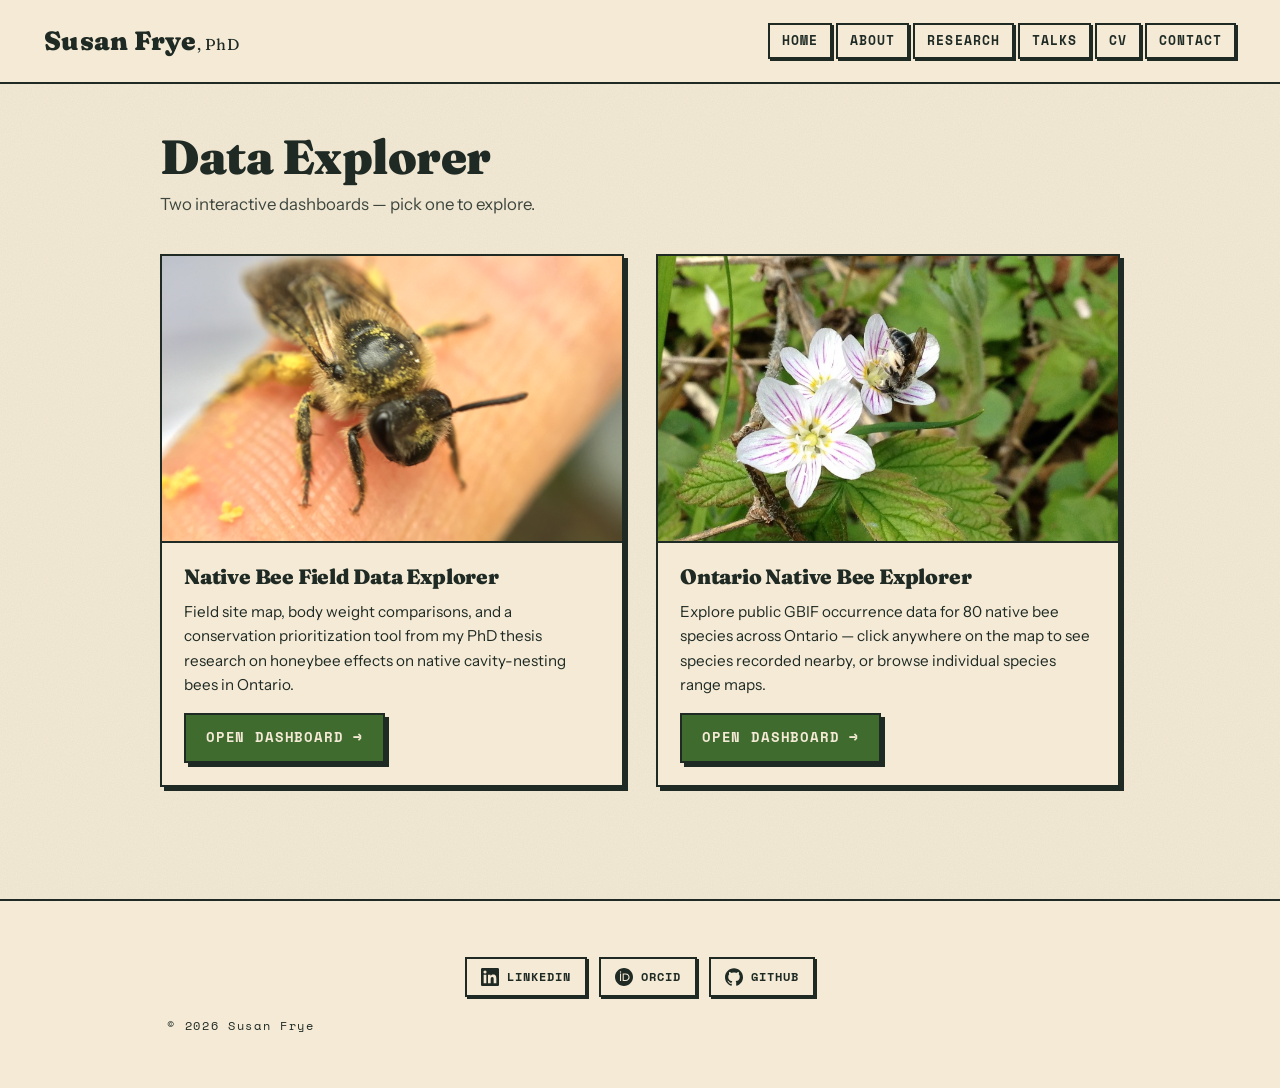
<file: data-explorer.html>
<!DOCTYPE html>
<html lang="en">
<head>
  <meta charset="UTF-8" />
  <meta name="viewport" content="width=device-width, initial-scale=1.0"/>
  <title>Data Explorer — Susan Frye, PhD | Pollinator Ecologist</title>
  <meta name="description" content="Interactive tools for exploring native bee and pollinator data across Ontario and Canada, built on open GBIF records. By Susan Frye: pollinator ecologist and science communicator." />
  <meta property="og:image" content="https://susanfrye.com/og-image.png" />
  <meta property="og:image:alt" content="Susan Frye, PhD. Pollinator ecologist and science communicator." />
  <meta name="twitter:card" content="summary_large_image" />
  <meta property="og:type" content="website" />
  <meta property="og:site_name" content="Susan Frye, PhD" />
  <meta property="og:title" content="Data Explorer — Susan Frye, PhD | Pollinator Ecologist" />
  <meta property="og:description" content="Interactive tools for exploring native bee and pollinator data across Ontario and Canada, built on open GBIF records. By Susan Frye: pollinator ecologist and science communicator." />
  <link href="https://fonts.googleapis.com/css2?family=Fraunces:ital,opsz,wght@0,9..144,400..900;1,9..144,400..900&family=Instrument+Sans:wght@400;500;600&family=Space+Mono:wght@400;700&display=swap" rel="stylesheet"/>
  <link rel="stylesheet" href="style.css"/>
    <link rel="icon" type="image/png" sizes="64x64" href="favicon.png?v=3" />
  <link rel="shortcut icon" href="favicon.ico?v=3" />
  <link rel="apple-touch-icon" href="apple-touch-icon.png?v=3" />
  <link rel="stylesheet" href="styles.css?v=12"/>
  <!-- GA4: replace G-L9WN2S92QM with your real ID from analytics.google.com -->
  <script async src="https://www.googletagmanager.com/gtag/js?id=G-L9WN2S92QM"></script>
  <script>window.dataLayer=window.dataLayer||[];function gtag(){dataLayer.push(arguments);}gtag('js',new Date());gtag('config','G-L9WN2S92QM');</script>
</head>
<body>

  <!-- ── Header ── -->
  <header>
    <a href="index.html" class="header-name">Susan Frye<span style="font-size:0.6em; font-weight:400; white-space:nowrap;">, PhD</span></a>
    <nav>
      <a href="index.html" class="nav-link">Home</a>
      <a href="about.html" class="nav-link">About</a>
      <a href="research.html" class="nav-link">Research</a>
      <a href="talks.html" class="nav-link">Talks</a>
      <a href="cv.html" class="nav-link">CV</a>
      <a href="contact.html" class="nav-link">Contact</a>
    </nav>
  </header>

  <!-- ── Data Explorer chooser ── -->
  <section class="explorer-section">
    <h2 class="explorer-title">Data Explorer</h2>
    <p class="explorer-subtitle">Two interactive dashboards — pick one to explore.</p>

    <div class="explorer-cards">
      <a class="explorer-card" href="https://susanmfrye.shinyapps.io/shiny_app/" target="_blank" rel="noopener">
        <div class="explorer-card-photo">
          <img src="IMG_4018.JPG" alt="A native bee covered in pollen, photographed in the field"/>
        </div>
        <div class="explorer-card-body">
          <h3>Native Bee Field Data Explorer</h3>
          <p>Field site map, body weight comparisons, and a conservation
             prioritization tool from my PhD thesis research on honeybee
             effects on native cavity-nesting bees in Ontario.</p>
          <span class="btn-green">Open dashboard →</span>
        </div>
      </a>

      <a class="explorer-card" href="https://susanmfrye.shinyapps.io/bee_explorer/" target="_blank" rel="noopener">
        <div class="explorer-card-photo">
          <img src="spring_beauty_bee.jpg" alt="A small native bee visiting a spring beauty flower"/>
        </div>
        <div class="explorer-card-body">
          <h3>Ontario Native Bee Explorer</h3>
          <p>Explore public GBIF occurrence data for 80 native bee species
             across Ontario — click anywhere on the map to see species
             recorded nearby, or browse individual species range maps.</p>
          <span class="btn-green">Open dashboard →</span>
        </div>
      </a>
    </div>
  </section>

  <footer>
    <nav class="social-links" aria-label="Social and academic profiles">
      <a href="https://www.linkedin.com/in/susanmfrye/" target="_blank" rel="noopener">
        <svg viewBox="0 0 24 24" aria-hidden="true" focusable="false"><path d="M20.447 20.452h-3.554v-5.569c0-1.328-.027-3.037-1.852-3.037-1.853 0-2.136 1.445-2.136 2.939v5.667H9.351V9h3.414v1.561h.046c.477-.9 1.637-1.85 3.37-1.85 3.601 0 4.267 2.37 4.267 5.455v6.286zM5.337 7.433a2.062 2.062 0 01-2.063-2.065 2.064 2.064 0 112.063 2.065zm1.782 13.019H3.555V9h3.564v11.452zM22.225 0H1.771C.792 0 0 .774 0 1.729v20.542C0 23.227.792 24 1.771 24h20.451C23.2 24 24 23.227 24 22.271V1.729C24 .774 23.2 0 22.222 0h.003z"/></svg>
      <span class="social-label">LinkedIn</span></a>
      <a href="https://orcid.org/0000-0001-6881-6821" target="_blank" rel="noopener">
        <svg viewBox="0 0 24 24" aria-hidden="true" focusable="false"><path d="M12 0C5.372 0 0 5.372 0 12s5.372 12 12 12 12-5.372 12-12S18.628 0 12 0zM7.369 4.378c.525 0 .947.431.947.947 0 .525-.422.947-.947.947a.95.95 0 0 1-.947-.947c0-.516.422-.947.947-.947zm-.722 3.038h1.444v10.041H6.647V7.416zm3.562 0h3.9c3.712 0 5.344 2.653 5.344 5.025 0 2.578-2.016 5.025-5.325 5.025h-3.919V7.416zm1.444 1.303v7.444h2.297c3.272 0 4.022-2.484 4.022-3.722 0-2.016-1.284-3.722-4.097-3.722h-2.222z"/></svg>
      <span class="social-label">ORCID</span></a>
      <a href="https://github.com/susanfrye" target="_blank" rel="noopener">
        <svg viewBox="0 0 24 24" aria-hidden="true" focusable="false"><path d="M12 .297c-6.63 0-12 5.373-12 12 0 5.303 3.438 9.8 8.205 11.385.6.113.82-.258.82-.577 0-.285-.01-1.04-.015-2.04-3.338.724-4.042-1.61-4.042-1.61C4.422 18.07 3.633 17.7 3.633 17.7c-1.087-.744.084-.729.084-.729 1.205.084 1.838 1.236 1.838 1.236 1.07 1.835 2.809 1.305 3.495.998.108-.776.417-1.305.76-1.605-2.665-.3-5.466-1.332-5.466-5.93 0-1.31.465-2.38 1.235-3.22-.135-.303-.54-1.523.105-3.176 0 0 1.005-.322 3.3 1.23.96-.267 1.98-.399 3-.405 1.02.006 2.04.138 3 .405 2.28-1.552 3.285-1.23 3.285-1.23.645 1.653.24 2.873.12 3.176.765.84 1.23 1.91 1.23 3.22 0 4.61-2.805 5.625-5.475 5.92.42.36.81 1.096.81 2.22 0 1.606-.015 2.896-.015 3.286 0 .315.21.69.825.57C20.565 22.092 24 17.592 24 12.297c0-6.627-5.373-12-12-12"/></svg>
      <span class="social-label">GitHub</span></a>
    </nav>
    <p>© 2026 Susan Frye</p>
  </footer>

  <script src="ripple.js"></script>

</body>
</html>
</file>
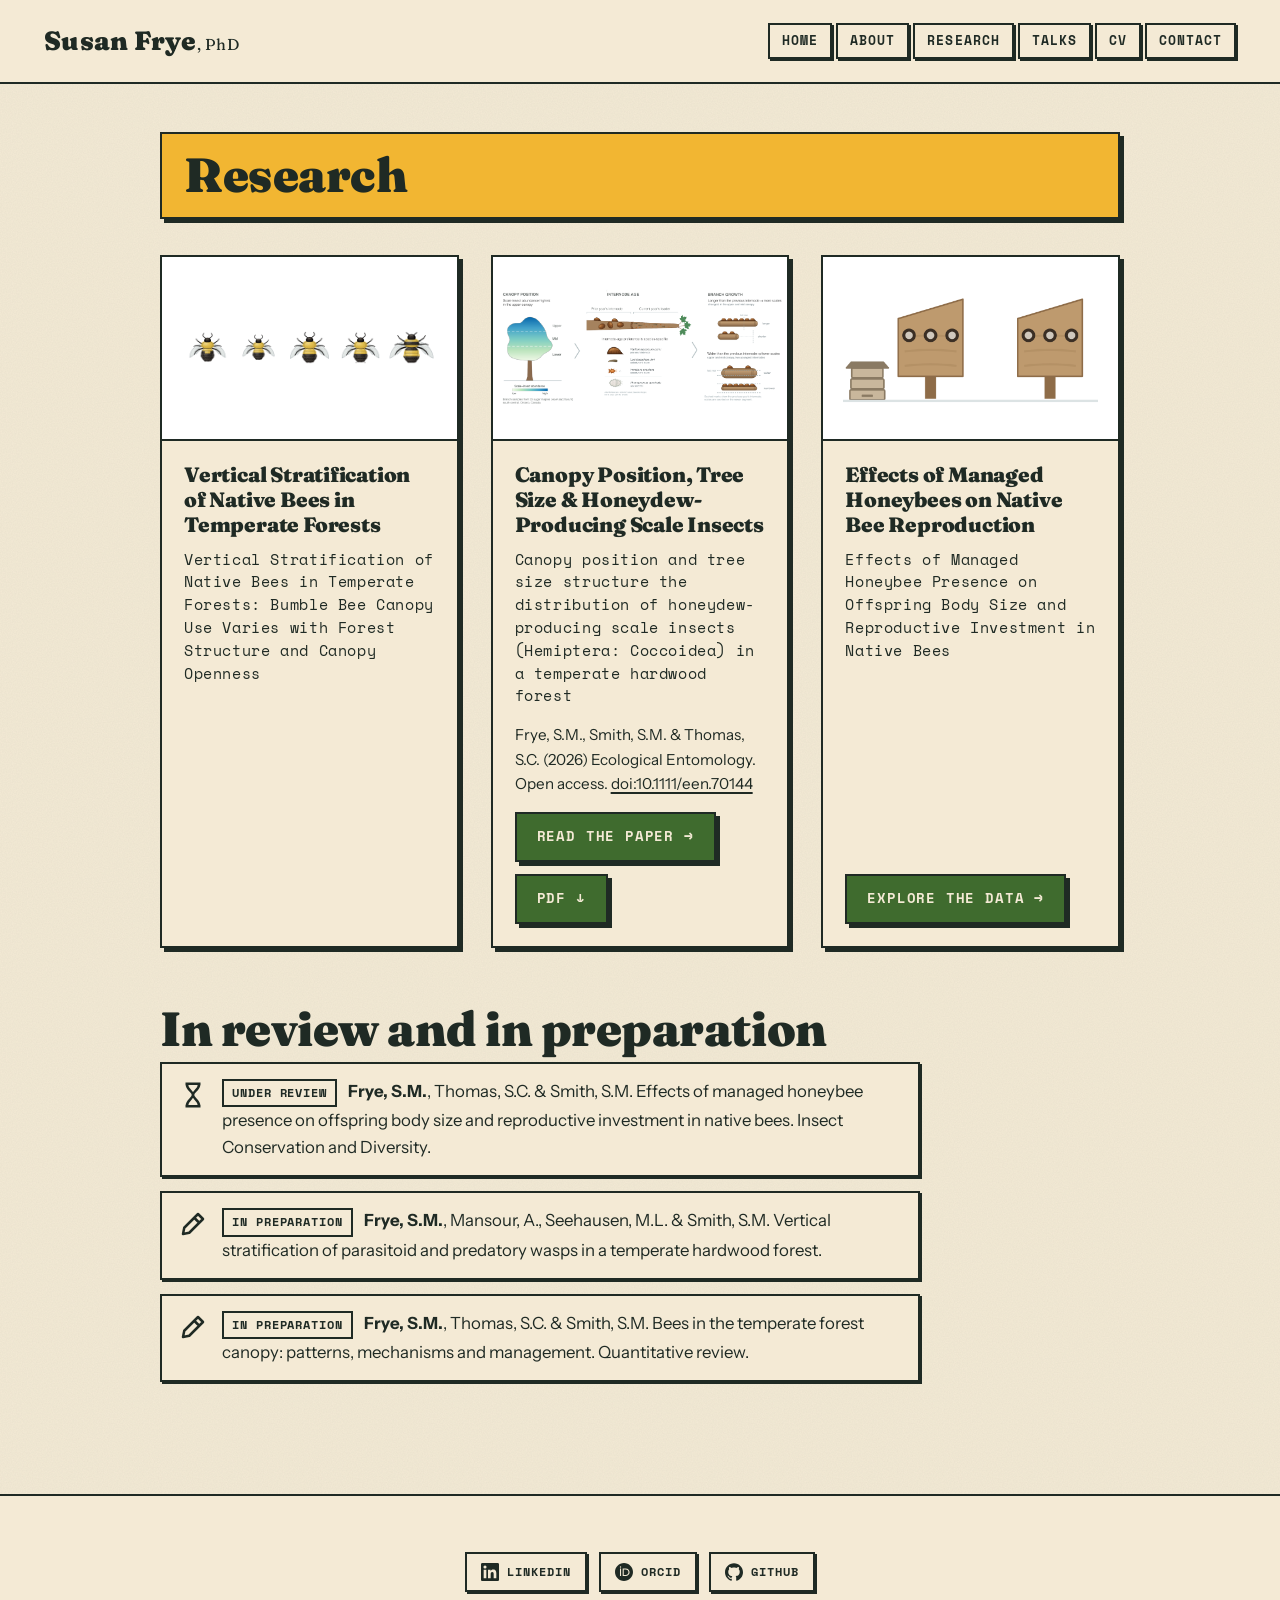
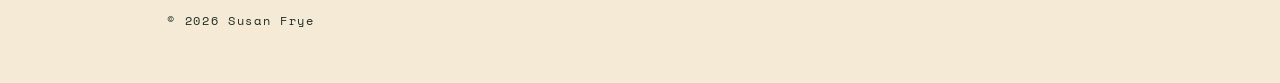
<file: research.html>
<!DOCTYPE html>
<html lang="en">
<head>
  <meta charset="UTF-8" />
  <meta name="viewport" content="width=device-width, initial-scale=1.0"/>
  <title>Research — Susan Frye, PhD | Pollinator Ecologist</title>
  <meta name="description" content="Research by Dr. Susan Frye on wild bees in forest canopies: vertical stratification of native bees and canopy scale insects in Ontario forests." />
  <meta property="og:image" content="https://susanfrye.com/og-image.png" />
  <meta property="og:image:alt" content="Susan Frye, PhD. Pollinator ecologist and science communicator." />
  <meta name="twitter:card" content="summary_large_image" />
  <meta property="og:type" content="website" />
  <meta property="og:site_name" content="Susan Frye, PhD" />
  <meta property="og:title" content="Research — Susan Frye, PhD | Pollinator Ecologist" />
  <meta property="og:description" content="Research by Dr. Susan Frye on wild bees in forest canopies: vertical stratification of native bees and canopy scale insects in Ontario forests." />
  <link href="https://fonts.googleapis.com/css2?family=Fraunces:ital,opsz,wght@0,9..144,400..900;1,9..144,400..900&family=Instrument+Sans:wght@400;500;600&family=Space+Mono:wght@400;700&display=swap" rel="stylesheet"/>
  <link rel="stylesheet" href="style.css"/>
    <link rel="icon" type="image/png" sizes="64x64" href="favicon.png?v=3" />
  <link rel="shortcut icon" href="favicon.ico?v=3" />
  <link rel="apple-touch-icon" href="apple-touch-icon.png?v=3" />
  <link rel="stylesheet" href="styles.css?v=12"/>
  <!-- GA4: replace G-L9WN2S92QM with your real ID from analytics.google.com -->
  <script async src="https://www.googletagmanager.com/gtag/js?id=G-L9WN2S92QM"></script>
  <script>window.dataLayer=window.dataLayer||[];function gtag(){dataLayer.push(arguments);}gtag('js',new Date());gtag('config','G-L9WN2S92QM');</script>
  <style>
    .lightbox { margin: auto; border: none; padding: 0; max-width: 96vw; max-height: 94vh; background: #fff; border-radius: 12px; box-shadow: 0 10px 40px rgba(0,0,0,.35); overflow: auto; }
    .lightbox::backdrop { background: rgba(0,0,0,.75); }
    .lightbox img { display: block; width: min(1800px, 94vw); height: auto; }
    .lightbox-close { position: sticky; top: 8px; float: right; margin: 8px 8px -48px 0; width: 40px; height: 40px; border-radius: 50%; border: none; background: #1b5e20; color: #fff; font-size: 1.5rem; line-height: 1; cursor: pointer; z-index: 1; }
    @media (max-width: 700px) { .lightbox img { width: 1000px; max-width: none; } }
    .lightbox-close:focus-visible { outline: 3px solid #a5d6a7; }
  </style>
</head>
<body>

  <!-- ── Header ── -->
  <header>
    <a href="index.html" class="header-name">Susan Frye<span style="font-size:0.6em; font-weight:400; white-space:nowrap;">, PhD</span></a>
    <nav>
      <a href="index.html" class="nav-link">Home</a>
      <a href="about.html" class="nav-link">About</a>
      <a href="research.html" class="nav-link">Research</a>
      <a href="talks.html" class="nav-link">Talks</a>
      <a href="cv.html" class="nav-link">CV</a>
      <a href="contact.html" class="nav-link">Contact</a>
    </nav>
  </header>

  <!-- ── Research ── -->
  <section class="explorer-section">
    <div class="research-banner">
      <h2 class="explorer-title">Research</h2>
    </div>

    <div class="talk-cards">

      <div class="talk-card">
        <div class="talk-card-photo art-photo">
          <img src="ch2_bees.png" alt="Illustration of five bumble bees in a row" />
        </div>
        <div class="talk-card-body">
          <h3>Vertical Stratification of Native Bees in Temperate Forests</h3>
          <p class="talk-card-subtitle">Vertical Stratification of Native Bees in Temperate Forests: Bumble Bee Canopy Use Varies with Forest Structure and Canopy Openness</p>
        </div>
      </div>

      <div class="talk-card">
        <div class="talk-card-photo">
          <img src="Ch3_scale_graphical_abstract.png" alt="Graphical abstract: scale-insect abundance by canopy position, internode age and branch growth in sugar maple" style="object-fit: contain; background: #fff; cursor: zoom-in;" class="zoomable" tabindex="0" role="button" title="Click to enlarge" onerror="this.parentElement.style.display='none'"/>
        </div>
        <div class="talk-card-body">
          <h3>Canopy Position, Tree Size &amp; Honeydew-Producing Scale Insects</h3>
          <p class="talk-card-subtitle">Canopy position and tree size structure the distribution of honeydew-producing scale insects (Hemiptera: Coccoidea) in a temperate hardwood forest</p>
          <p>Frye, S.M., Smith, S.M. &amp; Thomas, S.C. (2026) <em>Ecological Entomology</em>. Open access. <a href="https://doi.org/10.1111/een.70144" target="_blank" rel="noopener">doi:10.1111/een.70144</a></p>
          <div>
            <a href="https://resjournals.onlinelibrary.wiley.com/doi/full/10.1111/een.70144" target="_blank" rel="noopener" class="btn-green">Read the paper →</a>
            <a href="Frye_2026_EcolEntomol_scale_insects.pdf" target="_blank" rel="noopener" class="btn-green">PDF ↓</a>
          </div>
        </div>
      </div>

      <div class="talk-card">
        <div class="talk-card-photo art-photo">
          <img src="ch4_nests.png" alt="Illustration of a beehive beside two wooden trap-nest blocks on posts" />
        </div>
        <div class="talk-card-body">
          <h3>Effects of Managed Honeybees on Native Bee Reproduction</h3>
          <p class="talk-card-subtitle">Effects of Managed Honeybee Presence on Offspring Body Size and Reproductive Investment in Native Bees</p>
          <a href="data-explorer.html" class="btn-green">Explore the data →</a>
        </div>
      </div>

    </div>
  
    <h2 class="explorer-title" style="margin-top:56px">In review and in preparation</h2>
    <ul class="ms-list">
      <li><svg class="ms-icon" viewBox="0 0 24 24" aria-hidden="true"><path d="M6 3h12M6 21h12M7 3c0 5 5 6 5 9s-5 4-5 9M17 3c0 5-5 6-5 9s5 4 5 9" fill="none" stroke="currentColor" stroke-width="2"/></svg><div><span class="tag">Under review</span> <strong>Frye, S.M.</strong>, Thomas, S.C. &amp; Smith, S.M. Effects of managed honeybee presence on offspring body size and reproductive investment in native bees. <em>Insect Conservation and Diversity</em>.</div></li>
      <li><svg class="ms-icon" viewBox="0 0 24 24" aria-hidden="true"><path d="M4 20l1-5L16 4l4 4L9 19zM13 7l4 4" fill="none" stroke="currentColor" stroke-width="2" stroke-linejoin="round"/></svg><div><span class="tag">In preparation</span> <strong>Frye, S.M.</strong>, Mansour, A., Seehausen, M.L. &amp; Smith, S.M. Vertical stratification of parasitoid and predatory wasps in a temperate hardwood forest.</div></li>
      <li><svg class="ms-icon" viewBox="0 0 24 24" aria-hidden="true"><path d="M4 20l1-5L16 4l4 4L9 19zM13 7l4 4" fill="none" stroke="currentColor" stroke-width="2" stroke-linejoin="round"/></svg><div><span class="tag">In preparation</span> <strong>Frye, S.M.</strong>, Thomas, S.C. &amp; Smith, S.M. Bees in the temperate forest canopy: patterns, mechanisms and management. Quantitative review.</div></li>
    </ul>
  </section>

  <footer>
    <nav class="social-links" aria-label="Social and academic profiles">
      <a href="https://www.linkedin.com/in/susanmfrye/" target="_blank" rel="noopener">
        <svg viewBox="0 0 24 24" aria-hidden="true" focusable="false"><path d="M20.447 20.452h-3.554v-5.569c0-1.328-.027-3.037-1.852-3.037-1.853 0-2.136 1.445-2.136 2.939v5.667H9.351V9h3.414v1.561h.046c.477-.9 1.637-1.85 3.37-1.85 3.601 0 4.267 2.37 4.267 5.455v6.286zM5.337 7.433a2.062 2.062 0 01-2.063-2.065 2.064 2.064 0 112.063 2.065zm1.782 13.019H3.555V9h3.564v11.452zM22.225 0H1.771C.792 0 0 .774 0 1.729v20.542C0 23.227.792 24 1.771 24h20.451C23.2 24 24 23.227 24 22.271V1.729C24 .774 23.2 0 22.222 0h.003z"/></svg>
      <span class="social-label">LinkedIn</span></a>
      <a href="https://orcid.org/0000-0001-6881-6821" target="_blank" rel="noopener">
        <svg viewBox="0 0 24 24" aria-hidden="true" focusable="false"><path d="M12 0C5.372 0 0 5.372 0 12s5.372 12 12 12 12-5.372 12-12S18.628 0 12 0zM7.369 4.378c.525 0 .947.431.947.947 0 .525-.422.947-.947.947a.95.95 0 0 1-.947-.947c0-.516.422-.947.947-.947zm-.722 3.038h1.444v10.041H6.647V7.416zm3.562 0h3.9c3.712 0 5.344 2.653 5.344 5.025 0 2.578-2.016 5.025-5.325 5.025h-3.919V7.416zm1.444 1.303v7.444h2.297c3.272 0 4.022-2.484 4.022-3.722 0-2.016-1.284-3.722-4.097-3.722h-2.222z"/></svg>
      <span class="social-label">ORCID</span></a>
      <a href="https://github.com/susanfrye" target="_blank" rel="noopener">
        <svg viewBox="0 0 24 24" aria-hidden="true" focusable="false"><path d="M12 .297c-6.63 0-12 5.373-12 12 0 5.303 3.438 9.8 8.205 11.385.6.113.82-.258.82-.577 0-.285-.01-1.04-.015-2.04-3.338.724-4.042-1.61-4.042-1.61C4.422 18.07 3.633 17.7 3.633 17.7c-1.087-.744.084-.729.084-.729 1.205.084 1.838 1.236 1.838 1.236 1.07 1.835 2.809 1.305 3.495.998.108-.776.417-1.305.76-1.605-2.665-.3-5.466-1.332-5.466-5.93 0-1.31.465-2.38 1.235-3.22-.135-.303-.54-1.523.105-3.176 0 0 1.005-.322 3.3 1.23.96-.267 1.98-.399 3-.405 1.02.006 2.04.138 3 .405 2.28-1.552 3.285-1.23 3.285-1.23.645 1.653.24 2.873.12 3.176.765.84 1.23 1.91 1.23 3.22 0 4.61-2.805 5.625-5.475 5.92.42.36.81 1.096.81 2.22 0 1.606-.015 2.896-.015 3.286 0 .315.21.69.825.57C20.565 22.092 24 17.592 24 12.297c0-6.627-5.373-12-12-12"/></svg>
      <span class="social-label">GitHub</span></a>
    </nav>
    <p>© 2026 Susan Frye</p>
  </footer>

  <dialog class="lightbox" id="lightbox" aria-label="Enlarged image">
    <button class="lightbox-close" aria-label="Close enlarged image">&times;</button>
    <img alt=""/>
  </dialog>
  <script>
    (function () {
      var box = document.getElementById('lightbox'), big = box.querySelector('img');
      function open(img) { big.src = img.src; big.alt = img.alt; box.showModal(); }
      document.querySelectorAll('.zoomable').forEach(function (img) {
        img.addEventListener('click', function () { open(img); });
        img.addEventListener('keydown', function (e) { if (e.key === 'Enter' || e.key === ' ') { e.preventDefault(); open(img); } });
      });
      box.querySelector('.lightbox-close').addEventListener('click', function () { box.close(); });
      box.addEventListener('click', function (e) { if (e.target === box) box.close(); });
    })();
  </script>
  <script src="ripple.js"></script>

</body>
</html>
</file>
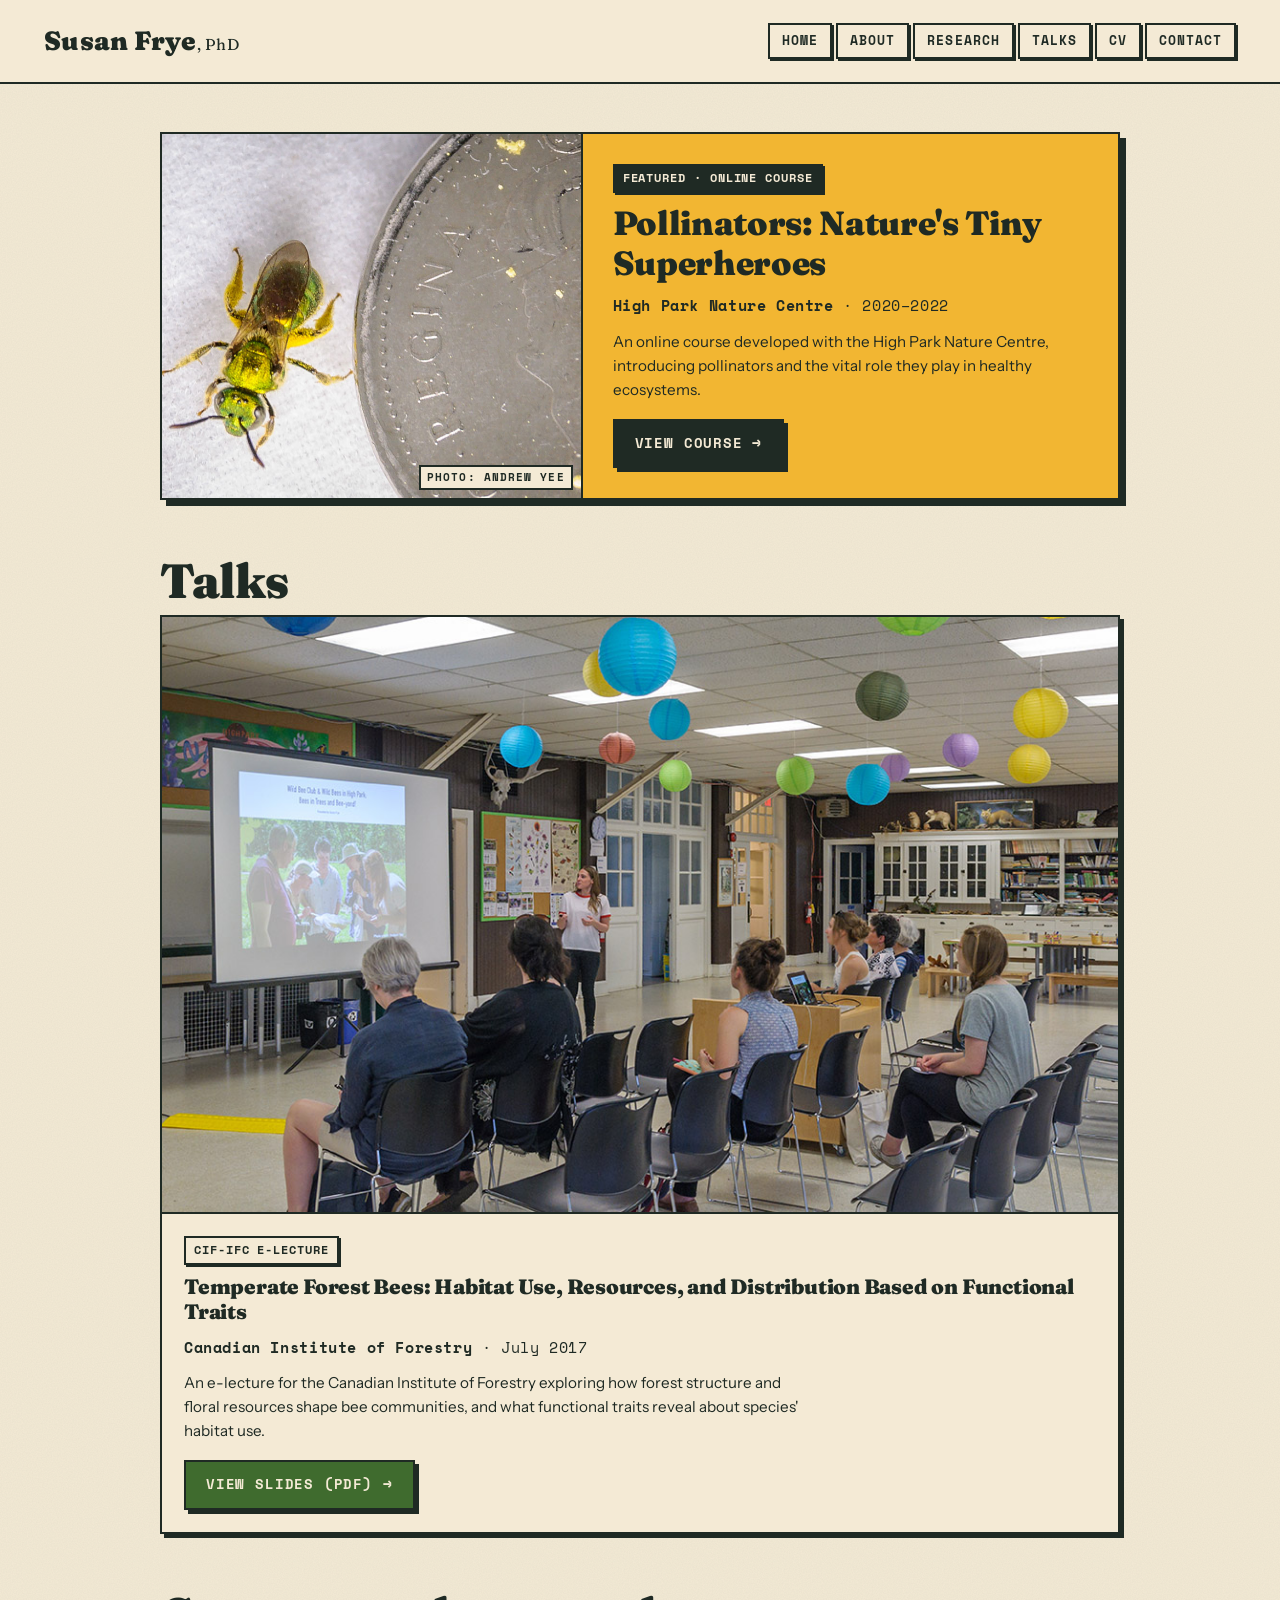
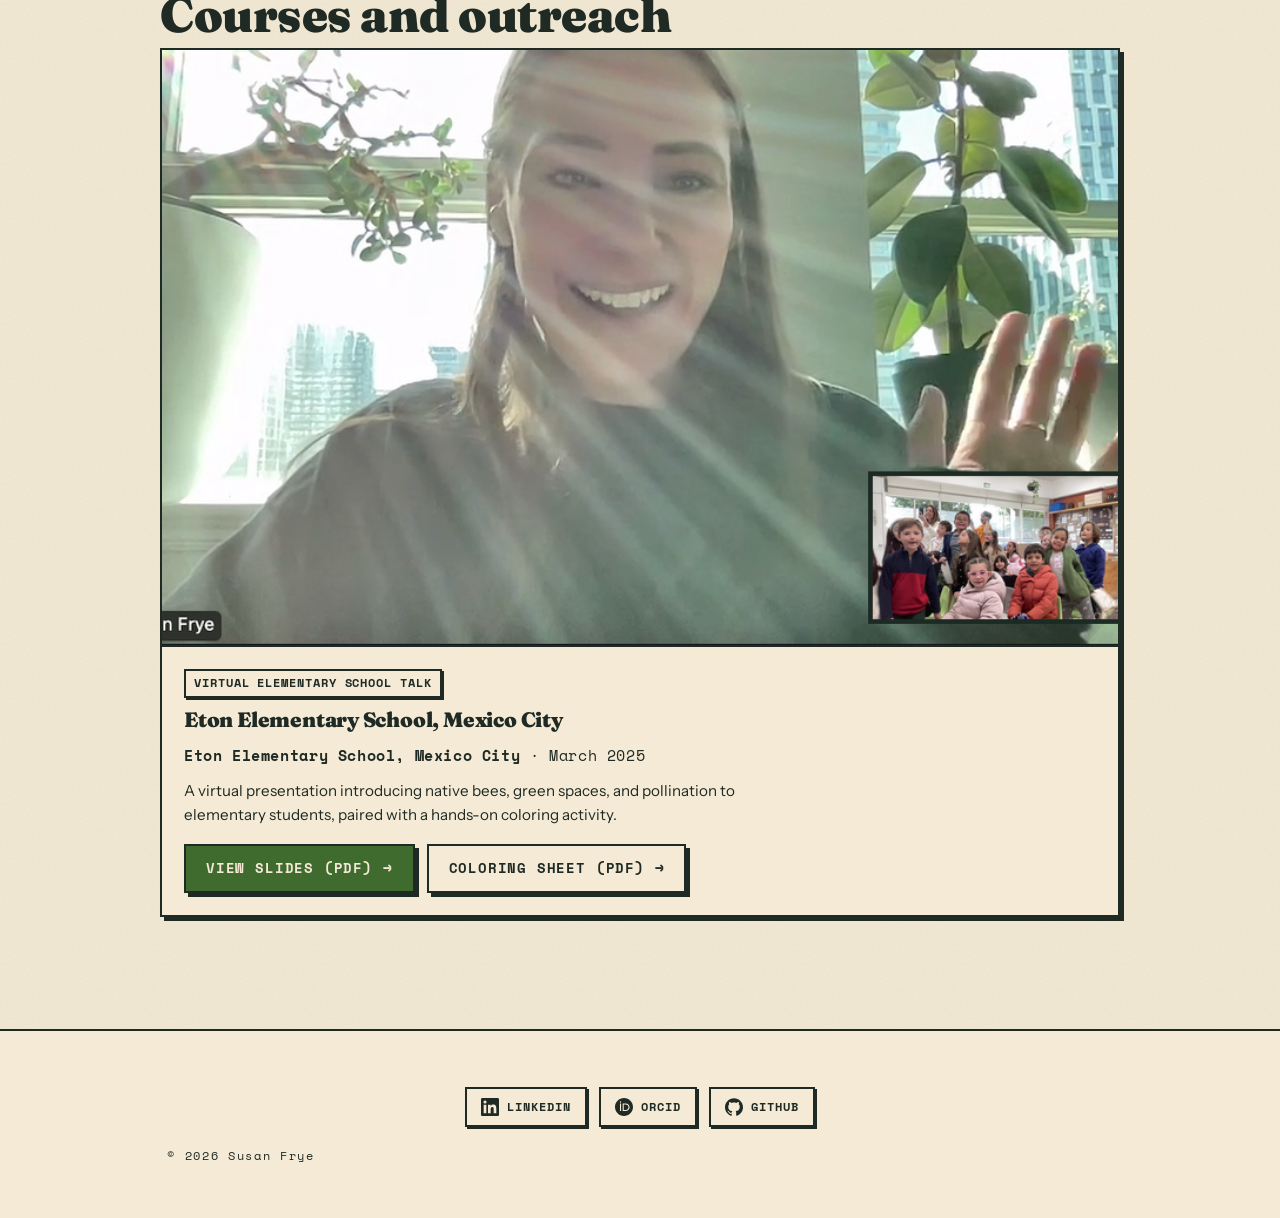
<file: talks.html>
<!DOCTYPE html>
<html lang="en">
<head>
  <meta charset="UTF-8" />
  <meta name="viewport" content="width=device-width, initial-scale=1.0"/>
  <title>Workshops & Talks — Susan Frye, PhD | Pollinator Ecologist</title>
  <meta name="description" content="Public talks and workshops on pollinators and wild bees, from Susan Frye. I study wild bees in forest canopies and turn ecological data into stories people can use." />
  <meta property="og:image" content="https://susanfrye.com/og-image.png" />
  <meta property="og:image:alt" content="Susan Frye, PhD. Pollinator ecologist and science communicator." />
  <meta name="twitter:card" content="summary_large_image" />
  <meta property="og:type" content="website" />
  <meta property="og:site_name" content="Susan Frye, PhD" />
  <meta property="og:title" content="Workshops & Talks — Susan Frye, PhD | Pollinator Ecologist" />
  <meta property="og:description" content="Public talks and workshops on pollinators and wild bees, from Susan Frye. I study wild bees in forest canopies and turn ecological data into stories people can use." />
  <link href="https://fonts.googleapis.com/css2?family=Fraunces:ital,opsz,wght@0,9..144,400..900;1,9..144,400..900&family=Instrument+Sans:wght@400;500;600&family=Space+Mono:wght@400;700&display=swap" rel="stylesheet"/>
  <link rel="stylesheet" href="style.css"/>
    <link rel="icon" type="image/png" sizes="64x64" href="favicon.png?v=3" />
  <link rel="shortcut icon" href="favicon.ico?v=3" />
  <link rel="apple-touch-icon" href="apple-touch-icon.png?v=3" />
  <link rel="stylesheet" href="styles.css?v=12"/>
  <!-- GA4: replace G-L9WN2S92QM with your real ID from analytics.google.com -->
  <script async src="https://www.googletagmanager.com/gtag/js?id=G-L9WN2S92QM"></script>
  <script>window.dataLayer=window.dataLayer||[];function gtag(){dataLayer.push(arguments);}gtag('js',new Date());gtag('config','G-L9WN2S92QM');</script>
</head>
<body>

  <!-- ── Header ── -->
  <header>
    <a href="index.html" class="header-name">Susan Frye<span style="font-size:0.6em; font-weight:400; white-space:nowrap;">, PhD</span></a>
    <nav>
      <a href="index.html" class="nav-link">Home</a>
      <a href="about.html" class="nav-link">About</a>
      <a href="research.html" class="nav-link">Research</a>
      <a href="talks.html" class="nav-link">Talks</a>
      <a href="cv.html" class="nav-link">CV</a>
      <a href="contact.html" class="nav-link">Contact</a>
    </nav>
  </header>

  <!-- ── Workshops & Talks ── -->
  <section class="explorer-section">
    <div class="talk-cards talk-cards--feature">

      <a class="talk-card talk-card--feature" href="https://hpnc.thinkific.com/courses/pollinators-tiny-superheros" target="_blank" rel="noopener">
        <div class="talk-card-photo">
          <img src="SweatBee20190601_sm1.jpg" alt="A metallic green sweat bee shown next to a coin for scale"/>
          <span class="photo-credit">Photo: Andrew Yee</span>
        </div>
        <div class="talk-card-body">
          <span class="talk-card-tag talk-card-tag--feature">Featured · Online Course</span>
          <h3>Pollinators: Nature's Tiny Superheroes</h3>
          <p class="talk-meta"><strong>High Park Nature Centre</strong> · <time datetime="2020">2020–2022</time></p>
          <p>An online course developed with the High Park Nature Centre,
             introducing pollinators and the vital role they play in
             healthy ecosystems.</p>
          <span class="btn-green">View course →</span>
        </div>
      </a>

    </div>

    <h2 class="explorer-title" style="margin-top:56px">Talks</h2>
    <div class="talk-cards">

      <a class="talk-card" href="CIF_presentation_july192017-min.pdf" target="_blank" rel="noopener">
        <div class="talk-card-photo">
          <img src="BeeTalk20190711_sm1.jpg" alt="Susan Frye presenting to an audience at a Wild Bee Club talk"/>
        </div>
        <div class="talk-card-body">
          <span class="talk-card-tag">CIF-IFC E-Lecture</span>
          <h3>Temperate Forest Bees: Habitat Use, Resources, and Distribution Based on Functional Traits</h3>
          <p class="talk-meta"><strong>Canadian Institute of Forestry</strong> · <time datetime="2017-07">July 2017</time></p>
          <p>An e-lecture for the Canadian Institute of Forestry exploring
             how forest structure and floral resources shape bee
             communities, and what functional traits reveal about
             species' habitat use.</p>
          <span class="btn-green">View slides (PDF) →</span>
        </div>
      </a>

    </div>

    <h2 class="explorer-title" style="margin-top:56px">Courses and outreach</h2>
    <div class="talk-cards">


      <div class="talk-card talk-card-multi">
        <div class="talk-card-photo">
          <img src="eton_class.png" alt="Susan Frye waving on a video call, with a small inset of the elementary school class she is presenting to"/>
        </div>
        <div class="talk-card-body">
          <span class="talk-card-tag">Virtual Elementary School Talk</span>
          <h3>Eton Elementary School, Mexico City</h3>
          <p class="talk-meta"><strong>Eton Elementary School, Mexico City</strong> · <time datetime="2025-03">March 2025</time></p>
          <p>A virtual presentation introducing native bees, green spaces,
             and pollination to elementary students, paired with a
             hands-on coloring activity.</p>
          <div class="talk-card-links">
            <a class="btn-green" href="green_spaces_pollination.pdf" target="_blank" rel="noopener">View slides (PDF) →</a>
            <a class="btn-outline" href="Myan_bee_coloring.pdf" target="_blank" rel="noopener">Coloring sheet (PDF) →</a>
          </div>
        </div>
      </div>

    </div>
  </section>

  <footer>
    <nav class="social-links" aria-label="Social and academic profiles">
      <a href="https://www.linkedin.com/in/susanmfrye/" target="_blank" rel="noopener">
        <svg viewBox="0 0 24 24" aria-hidden="true" focusable="false"><path d="M20.447 20.452h-3.554v-5.569c0-1.328-.027-3.037-1.852-3.037-1.853 0-2.136 1.445-2.136 2.939v5.667H9.351V9h3.414v1.561h.046c.477-.9 1.637-1.85 3.37-1.85 3.601 0 4.267 2.37 4.267 5.455v6.286zM5.337 7.433a2.062 2.062 0 01-2.063-2.065 2.064 2.064 0 112.063 2.065zm1.782 13.019H3.555V9h3.564v11.452zM22.225 0H1.771C.792 0 0 .774 0 1.729v20.542C0 23.227.792 24 1.771 24h20.451C23.2 24 24 23.227 24 22.271V1.729C24 .774 23.2 0 22.222 0h.003z"/></svg>
      <span class="social-label">LinkedIn</span></a>
      <a href="https://orcid.org/0000-0001-6881-6821" target="_blank" rel="noopener">
        <svg viewBox="0 0 24 24" aria-hidden="true" focusable="false"><path d="M12 0C5.372 0 0 5.372 0 12s5.372 12 12 12 12-5.372 12-12S18.628 0 12 0zM7.369 4.378c.525 0 .947.431.947.947 0 .525-.422.947-.947.947a.95.95 0 0 1-.947-.947c0-.516.422-.947.947-.947zm-.722 3.038h1.444v10.041H6.647V7.416zm3.562 0h3.9c3.712 0 5.344 2.653 5.344 5.025 0 2.578-2.016 5.025-5.325 5.025h-3.919V7.416zm1.444 1.303v7.444h2.297c3.272 0 4.022-2.484 4.022-3.722 0-2.016-1.284-3.722-4.097-3.722h-2.222z"/></svg>
      <span class="social-label">ORCID</span></a>
      <a href="https://github.com/susanfrye" target="_blank" rel="noopener">
        <svg viewBox="0 0 24 24" aria-hidden="true" focusable="false"><path d="M12 .297c-6.63 0-12 5.373-12 12 0 5.303 3.438 9.8 8.205 11.385.6.113.82-.258.82-.577 0-.285-.01-1.04-.015-2.04-3.338.724-4.042-1.61-4.042-1.61C4.422 18.07 3.633 17.7 3.633 17.7c-1.087-.744.084-.729.084-.729 1.205.084 1.838 1.236 1.838 1.236 1.07 1.835 2.809 1.305 3.495.998.108-.776.417-1.305.76-1.605-2.665-.3-5.466-1.332-5.466-5.93 0-1.31.465-2.38 1.235-3.22-.135-.303-.54-1.523.105-3.176 0 0 1.005-.322 3.3 1.23.96-.267 1.98-.399 3-.405 1.02.006 2.04.138 3 .405 2.28-1.552 3.285-1.23 3.285-1.23.645 1.653.24 2.873.12 3.176.765.84 1.23 1.91 1.23 3.22 0 4.61-2.805 5.625-5.475 5.92.42.36.81 1.096.81 2.22 0 1.606-.015 2.896-.015 3.286 0 .315.21.69.825.57C20.565 22.092 24 17.592 24 12.297c0-6.627-5.373-12-12-12"/></svg>
      <span class="social-label">GitHub</span></a>
    </nav>
    <p>© 2026 Susan Frye</p>
  </footer>

  <script src="ripple.js"></script>

</body>
</html>
</file>
<file: style.css>
/* ═══════════════════════════════════════════════════════════════
   SUSAN FRYE — Bioluminescent Dusk Meadow design system
   Deep forest ink · honey gold · glacial teal · warm cream
   Fraunces (display) · Instrument Sans (body) · Spline Sans Mono (labels)
   ═══════════════════════════════════════════════════════════════ */

:root {
  --bg-0: #0a100b;
  --bg-1: #0e1710;
  --bg-2: #142016;
  --bg-panel: rgba(22, 34, 24, 0.62);
  --line: rgba(232, 221, 186, 0.13);
  --line-strong: rgba(232, 221, 186, 0.28);

  --cream: #f3ecda;
  --cream-dim: rgba(243, 236, 218, 0.68);
  --cream-faint: rgba(243, 236, 218, 0.42);

  --honey: #f5b841;
  --honey-2: #ffd976;
  --honey-deep: #c97e1e;
  --teal: #7fd8c3;
  --violet: #bfa3f2;
  --moss: #8fb08a;

  --grad-honey: linear-gradient(105deg, #ffd976 0%, #f5b841 45%, #e08f2c 100%);
  --grad-aurora: linear-gradient(100deg, #7fd8c3, #ffd976 50%, #bfa3f2);

  --font-display: 'Fraunces', Georgia, serif;
  --font-body: 'Instrument Sans', -apple-system, sans-serif;
  --font-mono: 'Spline Sans Mono', ui-monospace, monospace;

  --ease-out: cubic-bezier(0.16, 1, 0.3, 1);
  --ease-spring: cubic-bezier(0.34, 1.56, 0.64, 1);
}

*, *::before, *::after { box-sizing: border-box; margin: 0; padding: 0; }

html { scroll-behavior: smooth; }

body {
  font-family: var(--font-body);
  background: var(--bg-0);
  color: var(--cream);
  min-height: 100vh;
  overflow-x: hidden;
  -webkit-font-smoothing: antialiased;
  line-height: 1.6;
}

::selection { background: rgba(245, 184, 65, 0.35); color: #fff8e7; }




/* film grain */
body::after {
  content: "";
  position: fixed;
  inset: 0;
  z-index: 999;
  pointer-events: none;
  opacity: 0.05;
  background-image: url("data:image/svg+xml,%3Csvg xmlns='http://www.w3.org/2000/svg' width='180' height='180'%3E%3Cfilter id='n'%3E%3CfeTurbulence type='fractalNoise' baseFrequency='0.85' numOctaves='2'/%3E%3C/filter%3E%3Crect width='100%25' height='100%25' filter='url(%23n)'/%3E%3C/svg%3E");
  mix-blend-mode: overlay;
}

/* ── Header ── */
header {
  display: flex;
  justify-content: space-between;
  align-items: center;
  gap: 16px;
  padding: 20px 44px;
  position: sticky;
  top: 0;
  z-index: 100;
  transition: padding 0.4s var(--ease-out), background 0.4s ease,
              border-color 0.4s ease, backdrop-filter 0.4s ease;
  border-bottom: 1px solid transparent;
}

header.scrolled {
  padding: 12px 44px;
  background: rgba(10, 16, 11, 0.72);
  border-bottom-color: var(--line);
}

.header-name {
  font-family: var(--font-display);
  font-size: 1.65rem;
  font-weight: 450;
  font-style: italic;
  font-variation-settings: "SOFT" 60, "WONK" 1;
  color: var(--cream);
  text-decoration: none;
  letter-spacing: 0.01em;
  transition: color 0.25s ease;
  white-space: nowrap;
}

.header-name .dot { color: var(--honey); }
.header-name:hover { color: var(--honey-2); }

nav { display: flex; gap: 4px; align-items: center; }

.nav-link {
  position: relative;
  font-size: 0.92rem;
  font-weight: 500;
  color: var(--cream-dim);
  text-decoration: none;
  letter-spacing: 0.04em;
  padding: 9px 16px;
  border-radius: 0;
  transition: color 0.25s ease, background 0.3s ease;
}

.nav-link:hover { color: var(--cream); background: rgba(243, 236, 218, 0.07); }

.nav-link.active {
  color: var(--honey-2);
  background: rgba(245, 184, 65, 0.09);
}

/* ── Shared section furniture ── */
.eyebrow {
  font-family: var(--font-mono);
  font-size: 0.74rem;
  font-weight: 500;
  letter-spacing: 0.28em;
  text-transform: uppercase;
  color: var(--teal);
  display: inline-flex;
  align-items: center;
  gap: 12px;
}

.eyebrow::before {
  content: "";
  width: 34px;
  height: 1px;
  background: none;
}

.section-title {
  font-family: var(--font-display);
  font-weight: 380;
  font-variation-settings: "SOFT" 40, "WONK" 1;
  font-size: clamp(2.2rem, 4.6vw, 3.4rem);
  line-height: 1.08;
  color: var(--cream);
  letter-spacing: -0.01em;
}

.section-title em,
h1 em {
  font-style: italic;
  font-variation-settings: "SOFT" 100, "WONK" 1;
  background: var(--grad-honey);
  -webkit-background-clip: text;
  background-clip: text;
  -webkit-text-fill-color: transparent;
  color: transparent;
}

/* ── Buttons ── */
.btn-honey, .btn-ghost {
  position: relative;
  display: inline-flex;
  align-items: center;
  gap: 8px;
  padding: 13px 28px;
  border-radius: 0;
  font-family: var(--font-body);
  font-size: 0.92rem;
  font-weight: 600;
  letter-spacing: 0.03em;
  text-decoration: none;
  cursor: pointer;
  border: none;
  overflow: hidden;
  transition: transform 0.35s var(--ease-spring), box-shadow 0.35s ease,
              background 0.3s ease, color 0.3s ease;
  will-change: transform;
}

.btn-honey {
  background: var(--bg-2);
  border: 1px solid var(--line-strong);
  background: var(--grad-honey);
  color: #201502;
}

.btn-honey:hover {
  transform: translateY(-2px);
}

/* shine sweep */
.btn-honey::after {
  content: "";
  position: absolute;
  top: 0; left: -80%;
  width: 50%; height: 100%;
  background: none;
  transform: skewX(-20deg);
  transition: left 0.6s var(--ease-out);
}

.btn-honey:hover::after { left: 130%; }

.btn-ghost {
  background: rgba(243, 236, 218, 0.04);
  color: var(--cream);
}

.btn-ghost:hover {
  transform: translateY(-2px);
  background: rgba(243, 236, 218, 0.09);
}











@keyframes halo-spin {
  from { transform: rotateX(58deg) rotateZ(0deg); }
  to   { transform: rotateX(58deg) rotateZ(360deg); }
}

/* ── Interactive meadow diorama ── */
#scene {
  position: relative;
  max-width: 1060px;
  margin: 40px auto 0;
  padding: 0 24px;
}

.scene-frame {
  position: relative;
  border-radius: 26px;
  overflow: hidden;
  background: none;
}

/* dusk vignette so the daytime illustration sits in the dark scene */
.scene-frame::after {
  content: "";
  position: absolute;
  inset: 0;
  pointer-events: none;
  border-radius: inherit;
  background: none;
  mix-blend-mode: multiply;
}

#scene-container { width: 100%; position: relative; }

#scene-container svg {
  width: 100%;
  height: auto;
  display: block;
}

.scene-caption {
  display: flex;
  justify-content: center;
  align-items: center;
  gap: 14px;
  margin-top: 18px;
  font-family: var(--font-mono);
  font-size: 0.78rem;
  letter-spacing: 0.18em;
  text-transform: uppercase;
  color: var(--cream-faint);
}

.scene-caption .pulse-dot {
  width: 7px;
  height: 7px;
  border-radius: 50%;
  background: var(--honey);
  animation: dot-pulse 2.4s ease-out infinite;
}

@keyframes dot-pulse {
  0%   { box-shadow: 0 0 0 0 rgba(245, 184, 65, 0.55); }
  70%  { box-shadow: 0 0 0 12px rgba(245, 184, 65, 0); }
  100% { box-shadow: 0 0 0 0 rgba(245, 184, 65, 0); }
}

/* clickable layers inside the illustration */
.clickable {
  cursor: pointer;
  transition: filter 0.25s ease, transform 0.3s var(--ease-spring);
  transform-box: fill-box;
  transform-origin: center bottom;
}

.clickable:hover,
.clickable:focus-visible {
  transform: translateY(-4px) scale(1.03);
  outline: none;
}

/* tooltip */
.tooltip {
  position: absolute;
  background: rgba(12, 19, 13, 0.92);
  color: var(--honey-2);
  font-family: var(--font-mono);
  padding: 9px 16px;
  border-radius: 10px;
  font-size: 0.8rem;
  letter-spacing: 0.1em;
  text-transform: uppercase;
  pointer-events: none;
  white-space: nowrap;
  border: 1px solid rgba(245, 184, 65, 0.35);
  transition: opacity 0.18s ease;
  z-index: 10;
}
.tooltip.hidden { opacity: 0; }

/* bees inside the illustration float */
@keyframes bee-float {
  0%   { transform: translate(0, 0) rotate(0deg); }
  25%  { transform: translate(1.5px, -3px) rotate(1deg); }
  50%  { transform: translate(-1px, -1px) rotate(-1deg); }
  75%  { transform: translate(-2px, -4px) rotate(0.5deg); }
  100% { transform: translate(0, 0) rotate(0deg); }
}

#bee-left, #bee-center, #bee-right {
  transform-box: fill-box;
  transform-origin: center;
  animation: bee-float 6s ease-in-out infinite;
}

#bee-left   { animation-duration: 7s; }
#bee-center { animation-duration: 6s; animation-delay: -2s; }
#bee-right  { animation-duration: 6.5s; animation-delay: -4s; }







/* ── About strip (index) ── */
.about-strip {
  padding: 96px 24px;
  position: relative;
}

.about-inner {
  max-width: 1080px;
  margin: 0 auto;
  display: grid;
  grid-template-columns: minmax(300px, 440px) 1fr;
  gap: clamp(36px, 6vw, 80px);
  align-items: center;
}

.about-photo {
  position: relative;
  border-radius: 22px;
  transform: rotate(-1.6deg);
  transition: transform 0.5s var(--ease-spring);
}

.about-photo:hover { transform: rotate(0deg) scale(1.015); }

.about-photo::before {
  content: "";
  position: absolute;
  inset: -14px;
  border: 1px solid rgba(245, 184, 65, 0.3);
  border-radius: 28px;
  transform: rotate(2.4deg);
  pointer-events: none;
  transition: transform 0.5s var(--ease-spring);
}

.about-photo:hover::before { transform: rotate(0.6deg); }

.about-photo img {
  width: 100%;
  height: auto;
  display: block;
  border-radius: 22px;
}

.about-text h2 {
  font-family: var(--font-display);
  font-weight: 380;
  font-variation-settings: "SOFT" 60, "WONK" 1;
  font-size: clamp(2rem, 3.6vw, 2.9rem);
  margin: 18px 0 18px;
  line-height: 1.1;
}

.about-text p {
  font-size: 1.05rem;
  line-height: 1.8;
  color: var(--cream-dim);
  margin-bottom: 30px;
  max-width: 56ch;
}

.about-tags {
  display: flex;
  flex-wrap: wrap;
  gap: 10px;
  margin-top: 34px;
}

.about-tags span {
  font-family: var(--font-mono);
  font-size: 0.78rem;
  letter-spacing: 0.06em;
  color: var(--cream-dim);
  background: rgba(243, 236, 218, 0.04);
  border: 1px solid var(--line);
  border-radius: 0;
  padding: 8px 16px;
  transition: border-color 0.3s ease, color 0.3s ease, transform 0.3s var(--ease-spring);
}

.about-tags span:hover {
  border-color: rgba(245, 184, 65, 0.5);
  color: var(--honey-2);
  transform: translateY(-2px);
}

/* ── Generic page shell ── */
.page-section {
  max-width: 1080px;
  margin: 0 auto;
  padding: clamp(48px, 8vh, 90px) 24px 90px;
}

.page-head {
  margin-bottom: clamp(40px, 7vh, 72px);
  max-width: 720px;
}

.page-head .section-title { margin-top: 18px; }

.page-head .lede {
  margin-top: 18px;
  font-size: 1.08rem;
  color: var(--cream-dim);
  max-width: 54ch;
}

/* ── Research chapters ── */
.chapters { display: flex; flex-direction: column; gap: clamp(56px, 9vh, 110px); }

.chapter {
  display: grid;
  grid-template-columns: 1fr 1fr;
  gap: clamp(32px, 5vw, 72px);
  align-items: center;
  position: relative;
}

.chapter:nth-child(even) .chapter-media { order: 2; }

.chapter-num {
  font-family: var(--font-display);
  font-style: italic;
  font-weight: 350;
  font-size: clamp(4.4rem, 8vw, 7rem);
  line-height: 0.9;
  color: transparent;
  -webkit-text-stroke: 1px rgba(245, 184, 65, 0.4);
  position: absolute;
  top: -0.45em;
  left: -0.08em;
  z-index: 2;
  pointer-events: none;
}

.chapter:nth-child(even) .chapter-num { left: auto; right: -0.08em; }

.chapter-media {
  position: relative;
  border-radius: 20px;
  overflow: hidden;
  transform-style: preserve-3d;
}

.chapter-media img {
  width: 100%;
  height: auto;
  display: block;
  transition: transform 0.7s var(--ease-out), filter 0.7s ease;
  filter: saturate(0.85);
}

.chapter-media:hover img { transform: scale(1.045); filter: saturate(1.1); }

.chapter-media::after {
  content: "";
  position: absolute;
  inset: 0;
  background: none;
  pointer-events: none;
}

.chapter-body .chapter-kicker {
  font-family: var(--font-mono);
  font-size: 0.72rem;
  letter-spacing: 0.26em;
  text-transform: uppercase;
  color: var(--teal);
  margin-bottom: 14px;
  display: block;
}

.chapter-body h3 {
  font-family: var(--font-display);
  font-weight: 400;
  font-variation-settings: "SOFT" 50, "WONK" 1;
  font-size: clamp(1.5rem, 2.6vw, 2.1rem);
  line-height: 1.18;
  margin-bottom: 16px;
}

.chapter-sub {
  font-family: var(--font-display);
  font-style: italic;
  font-weight: 350;
  font-size: 1.02rem;
  line-height: 1.6;
  color: var(--cream-faint);
  border-left: 2px solid rgba(245, 184, 65, 0.35);
  padding-left: 18px;
  margin-bottom: 22px;
}

/* ── Cards (talks / data explorer) ── */
.cards {
  display: grid;
  grid-template-columns: repeat(auto-fit, minmax(300px, 1fr));
  gap: 28px;
  perspective: 1400px;
}

.card {
  display: flex;
  flex-direction: column;
  text-align: left;
  background: var(--bg-panel);
  border: 1px solid var(--line);
  border-radius: 20px;
  overflow: hidden;
  text-decoration: none;
  color: inherit;
  position: relative;
  transition: border-color 0.4s ease, box-shadow 0.4s ease, transform 0.2s ease;
  transform-style: preserve-3d;
  will-change: transform;
}

.card:hover {
  border-color: rgba(245, 184, 65, 0.4);
}

/* moving glare that follows the tilt */
.card .glare {
  position: absolute;
  inset: 0;
  z-index: 3;
  pointer-events: none;
  background: none;
  opacity: 0;
  transition: opacity 0.3s ease;
}

.card:hover .glare { opacity: 1; }

.card-photo {
  position: relative;
  width: 100%;
  aspect-ratio: 16 / 10;
  overflow: hidden;
  background: var(--bg-2);
}

.card-photo img {
  width: 100%;
  height: 100%;
  object-fit: cover;
  display: block;
  transition: transform 0.7s var(--ease-out);
}

.card:hover .card-photo img { transform: scale(1.06); }

.photo-credit {
  position: absolute;
  bottom: 10px;
  right: 12px;
  font-family: var(--font-mono);
  font-size: 0.66rem;
  letter-spacing: 0.08em;
  color: rgba(255, 255, 255, 0.85);
  background: rgba(10, 16, 11, 0.6);
  padding: 3px 10px;
  border-radius: 0;
}

.card-body {
  padding: 26px 26px 30px;
  display: flex;
  flex-direction: column;
  flex-grow: 1;
  gap: 12px;
}

.card-tag {
  font-family: var(--font-mono);
  font-size: 0.7rem;
  font-weight: 500;
  color: var(--teal);
  text-transform: uppercase;
  letter-spacing: 0.22em;
}

.card-body h3 {
  font-family: var(--font-display);
  font-weight: 400;
  font-variation-settings: "SOFT" 50, "WONK" 1;
  font-size: 1.32rem;
  line-height: 1.25;
  color: var(--cream);
}

.card-body p {
  font-size: 0.94rem;
  line-height: 1.7;
  color: var(--cream-dim);
  flex-grow: 1;
}

.card-links {
  display: flex;
  flex-wrap: wrap;
  gap: 12px;
  margin-top: 6px;
}

.card-body .btn-honey,
.card-body .btn-ghost { align-self: flex-start; margin-top: 4px; }

/* ── About page ── */
.about-page-grid {
  display: grid;
  grid-template-columns: minmax(240px, 320px) 1fr;
  gap: clamp(36px, 6vw, 72px);
  align-items: center;
  margin-bottom: clamp(48px, 8vh, 80px);
}

.portrait {
  position: relative;
  width: 100%;
  aspect-ratio: 1;
}

.portrait img {
  width: 100%;
  height: 100%;
  object-fit: cover;
  object-position: center 38%;
  border-radius: 50%;
  border: 1px solid var(--line-strong);
  display: block;
  position: relative;
  z-index: 1;
}

/* orbiting ring around the portrait */
.portrait::before {
  content: "";
  position: absolute;
  inset: -16px;
  border-radius: 50%;
  border: 1px dashed rgba(245, 184, 65, 0.4);
  animation: orbit-spin 26s linear infinite;
}

.portrait::after {
  content: "";
  position: absolute;
  top: -16px;
  left: 50%;
  width: 10px;
  height: 10px;
  margin-left: -5px;
  border-radius: 50%;
  background: var(--honey);
  transform-origin: 50% calc(50% + 16px + 50cqh);
}

@keyframes orbit-spin { to { transform: rotate(360deg); } }

.about-role {
  font-family: var(--font-mono);
  font-size: 0.78rem;
  letter-spacing: 0.26em;
  text-transform: uppercase;
  color: var(--teal);
  margin: 14px 0 26px;
}

.about-bullets {
  list-style: none;
  display: flex;
  flex-direction: column;
  gap: 14px;
}

.about-bullets li {
  font-size: 1rem;
  color: var(--cream-dim);
  padding-left: 30px;
  position: relative;
  line-height: 1.55;
}

.about-bullets li::before {
  content: "⬡";
  position: absolute;
  left: 0;
  top: 0;
  color: var(--honey);
  font-size: 1rem;
}

.about-prose {
  border-top: 1px solid var(--line);
  padding-top: clamp(36px, 6vh, 56px);
  max-width: 680px;
}

.about-prose > p:first-of-type {
  font-family: var(--font-display);
  font-style: italic;
  font-weight: 350;
  font-size: clamp(1.35rem, 2.4vw, 1.75rem);
  line-height: 1.45;
  color: var(--cream);
  margin-bottom: 28px;
}

.about-prose p {
  font-size: 1.05rem;
  line-height: 1.85;
  color: var(--cream-dim);
  margin-bottom: 24px;
}

.about-prose .btn-honey { margin-top: 8px; }

/* ── Contact ── */
.contact-section {
  max-width: 780px;
  margin: 0 auto;
  padding: clamp(48px, 8vh, 90px) 24px 100px;
  text-align: center;
}

.contact-photo {
  position: relative;
  width: 100%;
  aspect-ratio: 16 / 8.4;
  border-radius: 22px;
  overflow: hidden;
  margin: 40px 0 0;
}

.contact-photo img {
  width: 100%;
  height: 100%;
  object-fit: cover;
  display: block;
}

.contact-photo::after {
  content: "";
  position: absolute;
  inset: 0;
  background: none;
  pointer-events: none;
}

.contact-subtitle {
  color: var(--cream-dim);
  font-size: 1.1rem;
  max-width: 46ch;
  margin: 18px auto 40px;
}

.contact-email a {
  font-family: var(--font-display);
  font-style: italic;
  font-weight: 380;
  font-size: clamp(1.5rem, 4vw, 2.6rem);
  color: var(--cream);
  text-decoration: none;
  position: relative;
  padding-bottom: 6px;
  background-image: var(--grad-honey);
  background-repeat: no-repeat;
  background-position: 0 100%;
  background-size: 100% 2px;
  transition: color 0.3s ease, background-size 0.4s var(--ease-out);
}

.contact-email a:hover {
  background-size: 100% 6px;
  color: var(--honey-2);
}

/* ── Footer ── */
footer {
  text-align: center;
  padding: 56px 24px 40px;
  border-top: 1px solid var(--line);
  margin-top: 40px;
  position: relative;
}

footer p {
  font-family: var(--font-mono);
  font-size: 0.74rem;
  letter-spacing: 0.14em;
  color: var(--cream-faint);
}

.social-links {
  display: flex;
  justify-content: center;
  gap: 16px;
  margin-bottom: 24px;
}

.social-links a {
  display: inline-flex;
  align-items: center;
  justify-content: center;
  width: 44px;
  height: 44px;
  border-radius: 50%;
  color: var(--cream-dim);
  background: rgba(243, 236, 218, 0.04);
  border: 1px solid var(--line);
  transition: transform 0.35s var(--ease-spring), color 0.3s ease,
              border-color 0.3s ease, box-shadow 0.3s ease;
}

.social-links a:hover {
  transform: translateY(-3px);
  color: var(--honey-2);
  border-color: rgba(245, 184, 65, 0.5);
}

.social-links a:focus-visible {
  outline: 2px solid var(--honey);
  outline-offset: 3px;
}

.social-links svg { width: 19px; height: 19px; fill: currentColor; }


/* ── Click pollen burst ── */
.pollen-burst {
  position: fixed;
  pointer-events: none;
  z-index: 9999;
  width: 6px;
  height: 6px;
  border-radius: 50%;
  animation: burst-fly 0.7s var(--ease-out) forwards;
}

@keyframes burst-fly {
  to {
    transform: translate(var(--tx), var(--ty)) scale(0.1);
    opacity: 0;
  }
}

/* ── Responsive ── */
@media (max-width: 860px) {
  .about-inner { grid-template-columns: 1fr; }
  .about-photo { max-width: 440px; margin: 0 auto; }
  .chapter { grid-template-columns: 1fr; gap: 24px; }
  .chapter:nth-child(even) .chapter-media { order: 0; }
  .chapter-num { top: -0.35em; }
  .about-page-grid { grid-template-columns: 1fr; text-align: center; }
  .portrait { max-width: 280px; margin: 0 auto; }
  .about-bullets li { text-align: left; }
  .page-head { text-align: left; }
}

@media (max-width: 700px) {
  header { padding: 14px 18px; flex-wrap: wrap; justify-content: center; gap: 8px; }
  header.scrolled { padding: 10px 18px; }
  .header-name { font-size: 1.4rem; }
  .nav-link { font-size: 0.82rem; padding: 7px 11px; }
}

/* ── Reduced motion ── */
@media (prefers-reduced-motion: reduce) {
  html { scroll-behavior: auto; }
  .pollen-burst { display: none; }
  *, *::before, *::after { transition-duration: 0.01ms !important; }
}
</file>
<file: styles.css>
/* ════════════════════════════════════════════════════════════
   FIELD STATION — design system
   1970s field guide × 1990s desktop. Flat colour, hard edges.
   ════════════════════════════════════════════════════════════ */

:root {
  --paper: #F4EAD5;
  --ink:   #1F2A24;
  --moss:  #5E8C4A;
  --bee:   #F2B632;
  --rust:  #C4572E;
  --sky:   #9CC7D8;

  --font-head: "Fraunces", Georgia, serif;
  --font-mono: "Space Mono", ui-monospace, Menlo, monospace;
  --font-body: "Instrument Sans", system-ui, -apple-system, sans-serif;

  --border: 2px solid var(--ink);
  --shadow: 4px 4px 0 var(--ink);
  --shadow-sm: 2px 2px 0 var(--ink);
}

*, *::before, *::after { box-sizing: border-box; }

/* A small bee as the cursor (hotspot at its centre). Falls back to auto. */
html {
  cursor: url("data:image/svg+xml,%3Csvg xmlns='http://www.w3.org/2000/svg' width='28' height='28' viewBox='0 0 28 28'%3E%3Cellipse cx='9' cy='7' rx='6' ry='4' fill='%239CC7D8' stroke='%231F2A24' stroke-width='1.5' transform='rotate(-25 9 7)'/%3E%3Cellipse cx='18' cy='7' rx='6' ry='4' fill='%239CC7D8' stroke='%231F2A24' stroke-width='1.5' transform='rotate(25 18 7)'/%3E%3Cellipse cx='14' cy='17' rx='8' ry='6' fill='%23F2B632' stroke='%231F2A24' stroke-width='1.5'/%3E%3Cpath d='M11 11.5v11M16 11.5v11' stroke='%231F2A24' stroke-width='2'/%3E%3C/svg%3E") 14 14, auto;
}
a, button, .btn, [role="button"], summary { cursor: url("data:image/svg+xml,%3Csvg xmlns='http://www.w3.org/2000/svg' width='28' height='28' viewBox='0 0 28 28'%3E%3Cellipse cx='9' cy='7' rx='6' ry='4' fill='%239CC7D8' stroke='%231F2A24' stroke-width='1.5' transform='rotate(-25 9 7)'/%3E%3Cellipse cx='18' cy='7' rx='6' ry='4' fill='%239CC7D8' stroke='%231F2A24' stroke-width='1.5' transform='rotate(25 18 7)'/%3E%3Cellipse cx='14' cy='17' rx='8' ry='6' fill='%23F2B632' stroke='%231F2A24' stroke-width='1.5'/%3E%3Cpath d='M11 11.5v11M16 11.5v11' stroke='%231F2A24' stroke-width='2'/%3E%3C/svg%3E") 14 14, pointer; }

body {
  margin: 0;
  background-color: var(--paper);
  /* faint paper grain, flat — no gradients */
  background-image: url("data:image/svg+xml,%3Csvg xmlns='http://www.w3.org/2000/svg' width='160' height='160'%3E%3Cfilter id='n'%3E%3CfeTurbulence type='fractalNoise' baseFrequency='0.8' numOctaves='2' stitchTiles='stitch'/%3E%3CfeColorMatrix values='0 0 0 0 0.12 0 0 0 0 0.16 0 0 0 0 0.14 0 0 0 0.07 0'/%3E%3C/filter%3E%3Crect width='100%25' height='100%25' filter='url(%23n)'/%3E%3C/svg%3E");
  color: var(--ink);
  font-family: var(--font-body);
  font-size: 1.05rem;
  line-height: 1.6;
}

::selection { background: var(--bee); color: var(--ink); }

/* ── Type ── */
h1, h2, h3 {
  font-family: var(--font-head);
  font-weight: 900;
  font-variation-settings: "SOFT" 0, "WONK" 1;
  line-height: 1.05;
  letter-spacing: -0.01em;
  margin: 0 0 0.4em;
}
h1 { font-size: clamp(2.6rem, 7vw, 4.6rem); }
h2 { font-size: clamp(1.8rem, 4vw, 2.6rem); }
h3 { font-size: 1.35rem; }
p  { margin: 0 0 1em; max-width: 62ch; }

/* ── Specimen labels ── */
.label {
  font-family: var(--font-mono);
  font-size: 0.74rem;
  font-weight: 700;
  letter-spacing: 0.1em;
  text-transform: uppercase;
}
.tag {
  display: inline-block;
  font-family: var(--font-mono);
  font-size: 0.72rem;
  font-weight: 700;
  letter-spacing: 0.08em;
  text-transform: uppercase;
  background: var(--paper);
  border: var(--border);
  padding: 3px 8px;
  box-shadow: var(--shadow-sm);
}
.tag--moss { background: var(--moss); color: var(--paper); }
.tag--bee  { background: var(--bee); }
.tag--rust { background: var(--rust); color: var(--paper); }
.tag--sky  { background: var(--sky); }
.code { font-family: var(--font-mono); font-size: 0.78rem; letter-spacing: 0.06em; opacity: 0.75; }

.caption {
  font-family: var(--font-mono);
  font-size: 0.74rem;
  letter-spacing: 0.06em;
  text-transform: uppercase;
  margin-top: 10px;
}

/* ── Links: wavy underline on hover ── */
a { color: var(--ink); text-decoration: underline; text-decoration-thickness: 2px; text-underline-offset: 3px; }
a:hover, a:focus-visible {
  text-decoration-style: wavy;
  text-decoration-color: var(--rust);
}
a:focus-visible, button:focus-visible, input:focus-visible { outline: 3px solid var(--rust); outline-offset: 3px; }

/* ── Boxes ── */
.box {
  background: var(--paper);
  border: var(--border);
  box-shadow: var(--shadow);
  padding: 22px;
}

/* ── Buttons: flat, hard shadow, press down 2px ── */
.btn {
  display: inline-block;
  font-family: var(--font-mono);
  font-size: 0.85rem;
  font-weight: 700;
  letter-spacing: 0.06em;
  text-transform: uppercase;
  text-decoration: none;
  color: var(--ink);
  background: var(--bee);
  border: var(--border);
  box-shadow: var(--shadow);
  padding: 12px 20px;
  transition: none;
}
.btn:hover { text-decoration: underline wavy var(--rust); text-underline-offset: 4px; }
.btn:active { transform: translate(2px, 2px); box-shadow: 2px 2px 0 var(--ink); }
.btn--moss { background: var(--moss); color: var(--paper); }
.btn--sky  { background: var(--sky); }
.btn--plain { background: var(--paper); }

/* ── Retro window (opens when you land on an object) ── */
.window {
  background: var(--paper);
  border: var(--border);
  box-shadow: var(--shadow);
  max-width: 560px;
}
.window__bar {
  display: flex;
  align-items: center;
  justify-content: space-between;
  gap: 12px;
  background: var(--ink);
  color: var(--paper);
  padding: 6px 10px;
  font-family: var(--font-mono);
  font-size: 0.74rem;
  font-weight: 700;
  letter-spacing: 0.1em;
  text-transform: uppercase;
}
.window__close {
  background: var(--rust);
  color: var(--paper);
  border: 2px solid var(--paper);
  font-family: var(--font-mono);
  font-weight: 700;
  line-height: 1;
  width: 24px;
  height: 24px;
  padding: 0;
}
.window__close:active { transform: translate(1px, 1px); }
.window__body { padding: 20px; }

/* ── Specimen card (figure + label) ── */
.specimen { background: var(--paper); border: var(--border); box-shadow: var(--shadow); padding: 12px; max-width: 340px; }
.specimen__img { background: var(--sky); border: var(--border); aspect-ratio: 4 / 3; display: grid; place-items: center; font-family: var(--font-mono); font-size: 0.8rem; }
.specimen__img img { width: 100%; height: 100%; object-fit: cover; display: block; }

/* ── Navigation + skip link (always visible) ── */
.nav { display: flex; flex-wrap: wrap; gap: 10px; align-items: center; }
.nav a {
  font-family: var(--font-mono);
  font-size: 0.8rem;
  font-weight: 700;
  letter-spacing: 0.08em;
  text-transform: uppercase;
  text-decoration: none;
  padding: 6px 12px;
  border: var(--border);
  background: var(--paper);
  box-shadow: var(--shadow-sm);
}
.nav a:hover { background: var(--bee); text-decoration: none; }
.nav a[aria-current="page"] { background: var(--ink); color: var(--paper); }
.skip { font-family: var(--font-mono); font-size: 0.78rem; font-weight: 700; text-transform: uppercase; letter-spacing: 0.08em; }

/* ── Forms ── */
input, textarea {
  font: inherit;
  color: var(--ink);
  background: #fffaf0;
  border: var(--border);
  box-shadow: inset 2px 2px 0 rgba(31, 42, 36, 0.15);
  padding: 10px 12px;
  width: 100%;
  max-width: 420px;
  border-radius: 0;
}

/* ── Under-construction joke strip ── */
.strip {
  background: var(--bee);
  border: var(--border);
  outline: 2px dashed var(--ink);
  outline-offset: -8px;
  padding: 8px;
}
.strip span { display: block; background: var(--paper); font-family: var(--font-mono); font-size: 0.74rem; font-weight: 700; text-transform: uppercase; letter-spacing: 0.1em; text-align: center; padding: 6px; }

@media (prefers-reduced-motion: reduce) { *:not(#bee-left):not(#bee-center):not(#bee-right) { transition: none !important; animation: none !important; } }


/* ════════════════════════════════════════════════════════════
   SITE PAGES — remap the old token names so every page picks up
   the Field Station palette, then override the old components.
   (Loaded AFTER style.css on every page.)
   ════════════════════════════════════════════════════════════ */
:root {
  --bg-0: var(--paper); --bg-1: var(--paper); --bg-2: #EADFC4; --bg-panel: var(--paper);
  --line: var(--ink); --line-strong: var(--ink);
  --cream: var(--ink); --cream-dim: rgba(31, 42, 36, 0.8); --cream-faint: rgba(31, 42, 36, 0.62);
  --honey: var(--bee); --honey-2: var(--rust); --honey-deep: var(--rust);
  --teal: var(--ink); --violet: var(--sky);
  --grad-honey: var(--bee); --grad-aurora: var(--bee);
  --font-display: var(--font-head);
}

/* No italics anywhere */
*, *::before, *::after, em, i, cite, address, blockquote { font-style: normal !important; }
h1 em, h2 em, .section-title em { color: var(--rust); }

body::after, body::before { display: none !important; }
html { scroll-behavior: auto; }

/* Header + nav */
header, header.scrolled { background: var(--paper); border-bottom: var(--border); border-radius: 0; }
.header-name { font-family: var(--font-head); font-weight: 900; color: var(--ink); text-decoration: none; }
.header-name .dot { color: var(--rust); }
.nav-link {
  font-family: var(--font-mono); font-size: 0.8rem; font-weight: 700; letter-spacing: 0.08em; text-transform: uppercase;
  color: var(--ink); text-decoration: none; background: var(--paper);
  border: var(--border); box-shadow: var(--shadow-sm); border-radius: 0; padding: 6px 12px;
}
.nav-link:hover { background: var(--bee); color: var(--ink); }
.nav-link.active { background: var(--ink); color: var(--paper); }

/* Buttons */
.btn-honey, .btn-ghost, .btn-green, .btn-outline {
  font-family: var(--font-mono); font-size: 0.85rem; font-weight: 700; letter-spacing: 0.06em; text-transform: uppercase;
  text-decoration: none; color: var(--ink); background: var(--bee);
  border: var(--border); box-shadow: var(--shadow); border-radius: 0; padding: 12px 20px; transition: none;
}
.btn-ghost, .btn-outline { background: var(--paper); }
.btn-green { background: var(--moss); color: var(--paper); }
.btn-honey::after, .btn-honey:hover::after { display: none; }
.btn-honey:hover, .btn-ghost:hover, .btn-green:hover, .btn-outline:hover {
  transform: none; text-decoration: underline wavy var(--rust); text-underline-offset: 4px; color: var(--ink);
}
.btn-green:hover { color: var(--paper); }
.btn-honey:active, .btn-ghost:active, .btn-green:active, .btn-outline:active { transform: translate(2px, 2px); box-shadow: 2px 2px 0 var(--ink); }

/* Cards, frames, photos */
.card, .talk-card, .explorer-card, .research-banner, .scene-frame, .page-head, .tooltip {
  background: var(--paper); border: var(--border); box-shadow: var(--shadow); border-radius: 0;
}
.card:hover, .talk-card:hover, .explorer-card:hover { transform: none; }
.card .glare { display: none; }
.scene-frame { padding: 0; background: var(--sky); overflow: hidden; }
.scene-frame::after, .about-photo::before, .portrait::before, .portrait::after, .contact-photo::after, .chapter-media::after { display: none; }
.about-photo img, .portrait img, .contact-photo img, .card-photo img, .talk-card-photo img, .explorer-card-photo img, .chapter-media img {
  border: var(--border); border-radius: 0; box-shadow: var(--shadow);
}
.tooltip { font-family: var(--font-mono); font-size: 0.75rem; font-weight: 700; text-transform: uppercase; color: var(--ink); background: var(--bee); padding: 4px 8px; }

/* Labels and tags */
.eyebrow, .card-tag, .talk-card-tag, .scene-caption, .about-role, .photo-credit, .chapter-kicker, .chapter-num {
  font-family: var(--font-mono); font-weight: 700; letter-spacing: 0.1em; text-transform: uppercase; color: var(--ink);
}
.eyebrow::before, .eyebrow::after { display: none; }
.about-tags span, .card-tag, .talk-card-tag {
  font-family: var(--font-mono); font-size: 0.72rem; font-weight: 700; letter-spacing: 0.08em; text-transform: uppercase;
  color: var(--ink); background: var(--paper); border: var(--border); border-radius: 0; box-shadow: var(--shadow-sm); padding: 3px 8px;
}
.about-tags span:hover { background: var(--bee); color: var(--ink); transform: none; }
.pulse-dot { background: var(--rust); animation: none; }
.scene-caption { margin-top: 14px; }

/* Footer */
footer { background: var(--paper); border-top: var(--border); color: var(--ink); }
.social-links a { color: var(--ink); background: var(--paper); border: var(--border); border-radius: 0; box-shadow: var(--shadow-sm); }
.social-links a:hover { background: var(--bee); color: var(--ink); transform: none; }
.social-links svg { fill: currentColor; }

/* Links in body copy */
a { color: var(--ink); }
.contact-email a { color: var(--ink); }

/* The floating bees: bigger, with a hard ink outline so they read against the forest */
@keyframes bee-float-big {
  0%   { transform: translate(0, 0) scale(2.6) rotate(0deg); }
  25%  { transform: translate(3px, -6px) scale(2.6) rotate(3deg); }
  50%  { transform: translate(-2px, -2px) scale(2.6) rotate(-3deg); }
  75%  { transform: translate(-4px, -8px) scale(2.6) rotate(1deg); }
  100% { transform: translate(0, 0) scale(2.6) rotate(0deg); }
}
#bee-left, #bee-center, #bee-right {
  animation-name: bee-float-big;
  filter: drop-shadow(0.5px 0 0 #1F2A24) drop-shadow(-0.5px 0 0 #1F2A24) drop-shadow(0 0.5px 0 #1F2A24) drop-shadow(0 -0.5px 0 #1F2A24);
}


/* ── Inner-page layouts: Research, Talks, Data Explorer ── */
.explorer-section { max-width: 1000px; margin: 0 auto; padding: 48px 20px 72px; text-align: left; }
.explorer-title { font-family: var(--font-head); font-weight: 900; font-size: clamp(2rem, 5vw, 3rem); color: var(--ink); margin: 0 0 8px; }
.explorer-subtitle { color: var(--cream-dim); margin: 0 0 36px; }
.research-banner { padding: 16px 22px; margin-bottom: 36px; background: var(--bee); }
.research-banner .explorer-title { margin: 0; }
.explorer-cards { display: grid; grid-template-columns: 1fr 1fr; gap: 32px; }
.talk-cards { display: grid; grid-template-columns: repeat(auto-fit, minmax(280px, 1fr)); gap: 32px; }
.explorer-card, .talk-card { display: flex; flex-direction: column; text-align: left; overflow: hidden; text-decoration: none; color: var(--ink); }
.explorer-card-photo, .talk-card-photo { position: relative; width: 100%; aspect-ratio: 16 / 10; overflow: hidden; background: var(--sky); border-bottom: var(--border); }
.explorer-card-photo img, .talk-card-photo img { width: 100%; height: 100%; object-fit: cover; display: block; border: 0; box-shadow: none; }
.explorer-card-body, .talk-card-body { display: flex; flex-direction: column; align-items: flex-start; padding: 22px; flex-grow: 1; }
.explorer-card h3, .talk-card-body h3 { font-family: var(--font-head); font-weight: 900; font-size: 1.3rem; line-height: 1.2; margin: 0 0 10px; color: var(--ink); }
.explorer-card p, .talk-card-body p { font-size: 0.95rem; color: var(--ink); margin: 0 0 16px; flex-grow: 1; }
.talk-card-subtitle { font-family: var(--font-mono); font-size: 0.78rem; letter-spacing: 0.04em; color: var(--cream-dim); margin: 0 0 12px; line-height: 1.5; }
.talk-card-tag { margin-bottom: 10px; }
.talk-card-links { display: flex; flex-wrap: wrap; gap: 12px; }
.talk-card-body .btn-green, .talk-card-body .btn-outline { align-self: flex-start; }
.photo-credit { position: absolute; bottom: 8px; right: 8px; font-size: 0.68rem; color: var(--ink); background: var(--paper); border: 2px solid var(--ink); padding: 2px 6px; border-radius: 0; }
.lightbox { border: var(--border); border-radius: 0; box-shadow: var(--shadow); background: var(--paper); }
.lightbox-close { border-radius: 0 !important; background: var(--rust) !important; border: 2px solid var(--ink) !important; color: var(--paper) !important; }
@media (max-width: 700px) { .explorer-cards { grid-template-columns: 1fr; } }

/* Polish */
h1 em, h2 em, .section-title em { color: var(--rust); -webkit-text-fill-color: var(--rust); background: none; }
.contact-photo, .contact-photo img { border-radius: 0; }
.contact-photo { margin-bottom: 28px; }
.about-bullets li::before { background: var(--ink); border-radius: 0; box-shadow: none; }


/* ════════ Accessibility + mobile pass ════════ */
:root { --moss-dark: #3F6B2E; --rust-dark: #9E3B18; --cream-dim: rgba(31, 42, 36, 0.85); --cream-faint: rgba(31, 42, 36, 0.75); }
/* WCAG AA: light text needs the darker moss / rust */
.btn--moss, .btn-green, .tag--moss { background: var(--moss-dark); color: var(--paper); }
.tag--rust { background: var(--rust-dark); color: var(--paper); }
.window__close, .lightbox-close { background: var(--rust-dark) !important; }
h1 em, h2 em, .section-title em { color: var(--rust-dark); -webkit-text-fill-color: var(--rust-dark); }
a:hover, a:focus-visible { text-decoration-color: var(--rust-dark); }
.pulse-dot { background: var(--rust-dark); }

/* Footer: icon + visible label */
.social-links { display: flex; flex-wrap: wrap; justify-content: center; gap: 12px; margin-bottom: 20px; }
.social-links a { width: auto; height: auto; padding: 8px 14px; gap: 8px; border-radius: 0; text-decoration: none; }
.social-links svg { width: 18px; height: 18px; flex: none; }
.social-label { font-family: var(--font-mono); font-size: 0.78rem; font-weight: 700; letter-spacing: 0.08em; text-transform: uppercase; }
footer p { color: var(--ink); }

/* Talks: host + date line */
.talk-meta { font-family: var(--font-mono); font-size: 0.78rem; letter-spacing: 0.04em; margin: 0 0 12px !important; flex-grow: 0 !important; }

/* 375px */
img, svg { max-width: 100%; }
@media (max-width: 600px) {
  header { flex-wrap: wrap; gap: 10px; padding: 10px 14px; }
  header nav { display: flex; flex-wrap: wrap; gap: 6px; }
  .nav-link { padding: 6px 9px; font-size: 0.72rem; }
  .explorer-section, .contact-section, .page-section { padding-left: 16px; padding-right: 16px; }
  .talk-cards, .explorer-cards { grid-template-columns: 1fr; gap: 24px; }
  .about-page-grid, .about-inner { grid-template-columns: 1fr; }
  .section-title, h1 { overflow-wrap: anywhere; }
  .btn-honey, .btn-green, .btn-outline, .btn-ghost { padding: 10px 14px; font-size: 0.78rem; }
  .contact-email a { font-size: 1.1rem; overflow-wrap: anywhere; }
}

/* Manuscripts list */
.ms-list { list-style: none; margin: 0; padding: 0; display: grid; gap: 14px; max-width: 760px; }
.ms-list li { background: var(--paper); border: var(--border); box-shadow: var(--shadow-sm); padding: 14px 16px; }
.ms-list .tag { margin-right: 8px; box-shadow: none; }


/* ════════ Round 3 tweaks ════════ */
/* Seamless isometric scene: no frame, no blue */
.scene-frame { background: transparent; border: 0; box-shadow: none; overflow: visible; }
#scene { padding-left: 0; padding-right: 0; }

/* Bees: small again, gently floating, thin outline for contrast */
@keyframes bee-bob {
  0%   { transform: translate(0, 0) rotate(0deg); }
  20%  { transform: translate(7px, -9px) rotate(5deg); }
  40%  { transform: translate(14px, -2px) rotate(-3deg); }
  60%  { transform: translate(6px, 6px) rotate(4deg); }
  80%  { transform: translate(-6px, -4px) rotate(-5deg); }
  100% { transform: translate(0, 0) rotate(0deg); }
}
#bee-left, #bee-center, #bee-right {
  animation-name: bee-bob;
  animation-timing-function: ease-in-out;
  animation-iteration-count: infinite;
  transform: none;
  filter: none;
}
#bee-left   { animation-duration: 5s; }
#bee-center { animation-duration: 4.2s; animation-delay: -1.5s; }
#bee-right  { animation-duration: 5.6s; animation-delay: -3s; }
/* Reduced motion: keep the bees, but make the drift tiny and slow */
@keyframes bee-bob-gentle {
  0%, 100% { transform: translate(0, 0); }
  50% { transform: translate(2px, -3px); }
}
@media (prefers-reduced-motion: reduce) {
  #bee-left, #bee-center, #bee-right { animation-name: bee-bob-gentle; animation-duration: 8s; }
}

/* Photo: no tilt */
.about-photo, .about-photo:hover { transform: none; }
.about-photo img { transform: none; }

/* Research / talks card buttons: wrap, never overlap */
.talk-card-body > div { display: flex; flex-wrap: wrap; gap: 12px; }
.talk-card-body .btn-green, .talk-card-body .btn-outline { margin: 0; }

/* Illustration icons on research cards */
.icon-photo { background: var(--bee); }
.icon-photo img { object-fit: contain !important; padding: 18px; }

/* Manuscript status icons */
.ms-list li { display: flex; gap: 14px; align-items: flex-start; }
.ms-icon { width: 30px; height: 30px; flex: none; color: var(--ink); margin-top: 2px; }

/* Featured card on Talks */
.talk-cards--feature { grid-template-columns: 1fr; }
.talk-card--feature { flex-direction: row; background: var(--bee); box-shadow: 6px 6px 0 var(--ink); }
.talk-card--feature .talk-card-photo { flex: 0 0 44%; aspect-ratio: auto; min-height: 280px; border-bottom: 0; border-right: var(--border); }
.talk-card--feature .talk-card-body { padding: 30px; justify-content: center; }
.talk-card--feature h3 { font-size: clamp(1.5rem, 3vw, 2.1rem); }
.talk-card--feature .talk-meta { color: var(--ink); }
.talk-card-tag--feature { background: var(--ink); color: var(--paper); }
.talk-card--feature .btn-green { background: var(--ink); }
@media (max-width: 700px) {
  .talk-card--feature { flex-direction: column; }
  .talk-card--feature .talk-card-photo { flex: none; min-height: 0; aspect-ratio: 16 / 10; border-right: 0; border-bottom: var(--border); }
}

/* Research card art (cropped from graphical abstracts: illustration only, no text or data) */
.art-photo { background: #fff; }
.art-photo img { object-fit: contain !important; padding: 20px; }

/* CV page */
.cv { max-width: 860px; }
.cv-contact { font-family: var(--font-mono); font-size: 0.8rem; margin-bottom: 18px; }
.cv-h { font-family: var(--font-head); font-weight: 900; font-size: 1.6rem; margin: 44px 0 14px; padding-bottom: 6px; border-bottom: var(--border); }
.cv-item { margin: 0 0 22px; }
.cv-item h3 { font-size: 1.1rem; margin: 0 0 4px; display: flex; flex-wrap: wrap; justify-content: space-between; gap: 4px 16px; }
.cv-when { font-family: var(--font-mono); font-size: 0.78rem; font-weight: 700; white-space: nowrap; }
.cv-org { font-family: var(--font-mono); font-size: 0.78rem; margin: 0 0 6px; color: var(--cream-dim); }
.cv-item ul, .cv-pubs { margin: 0; padding-left: 20px; }
.cv-pubs li, .cv-item li { margin-bottom: 8px; max-width: 70ch; }
</file>
